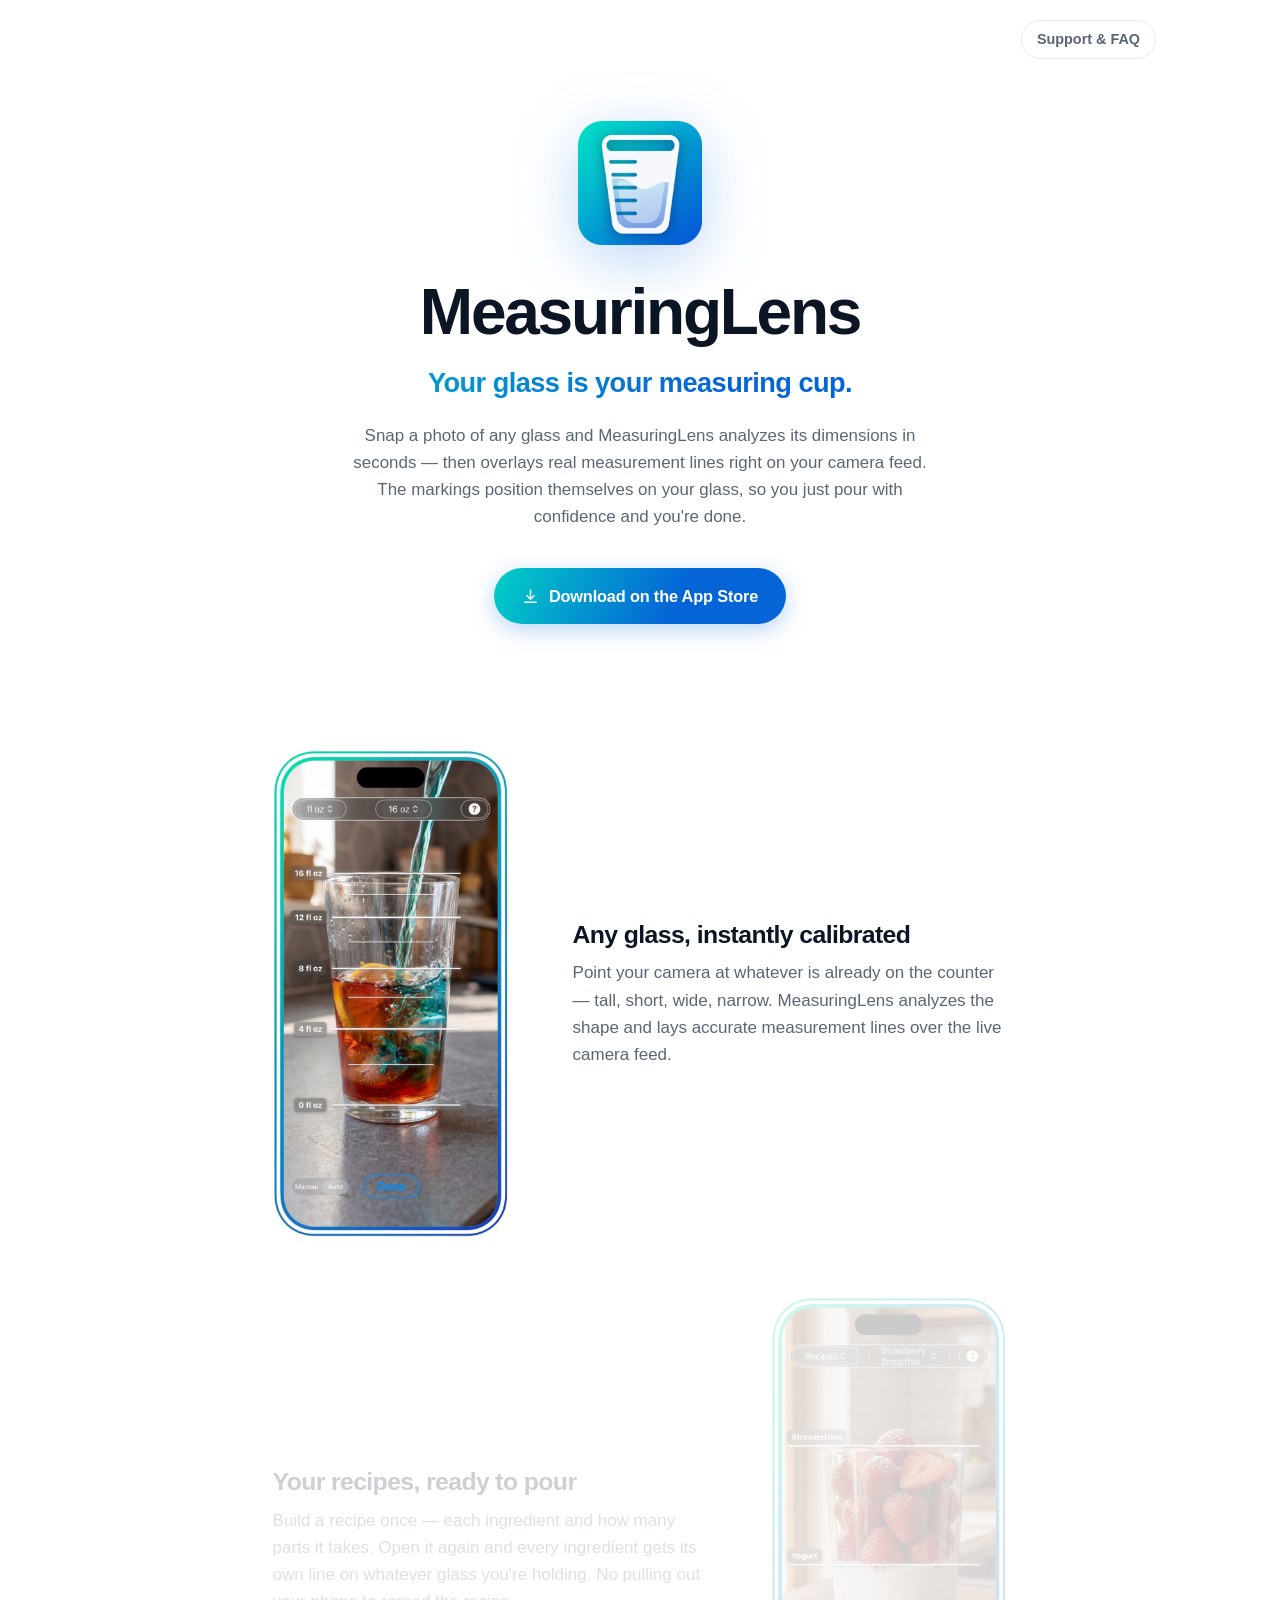
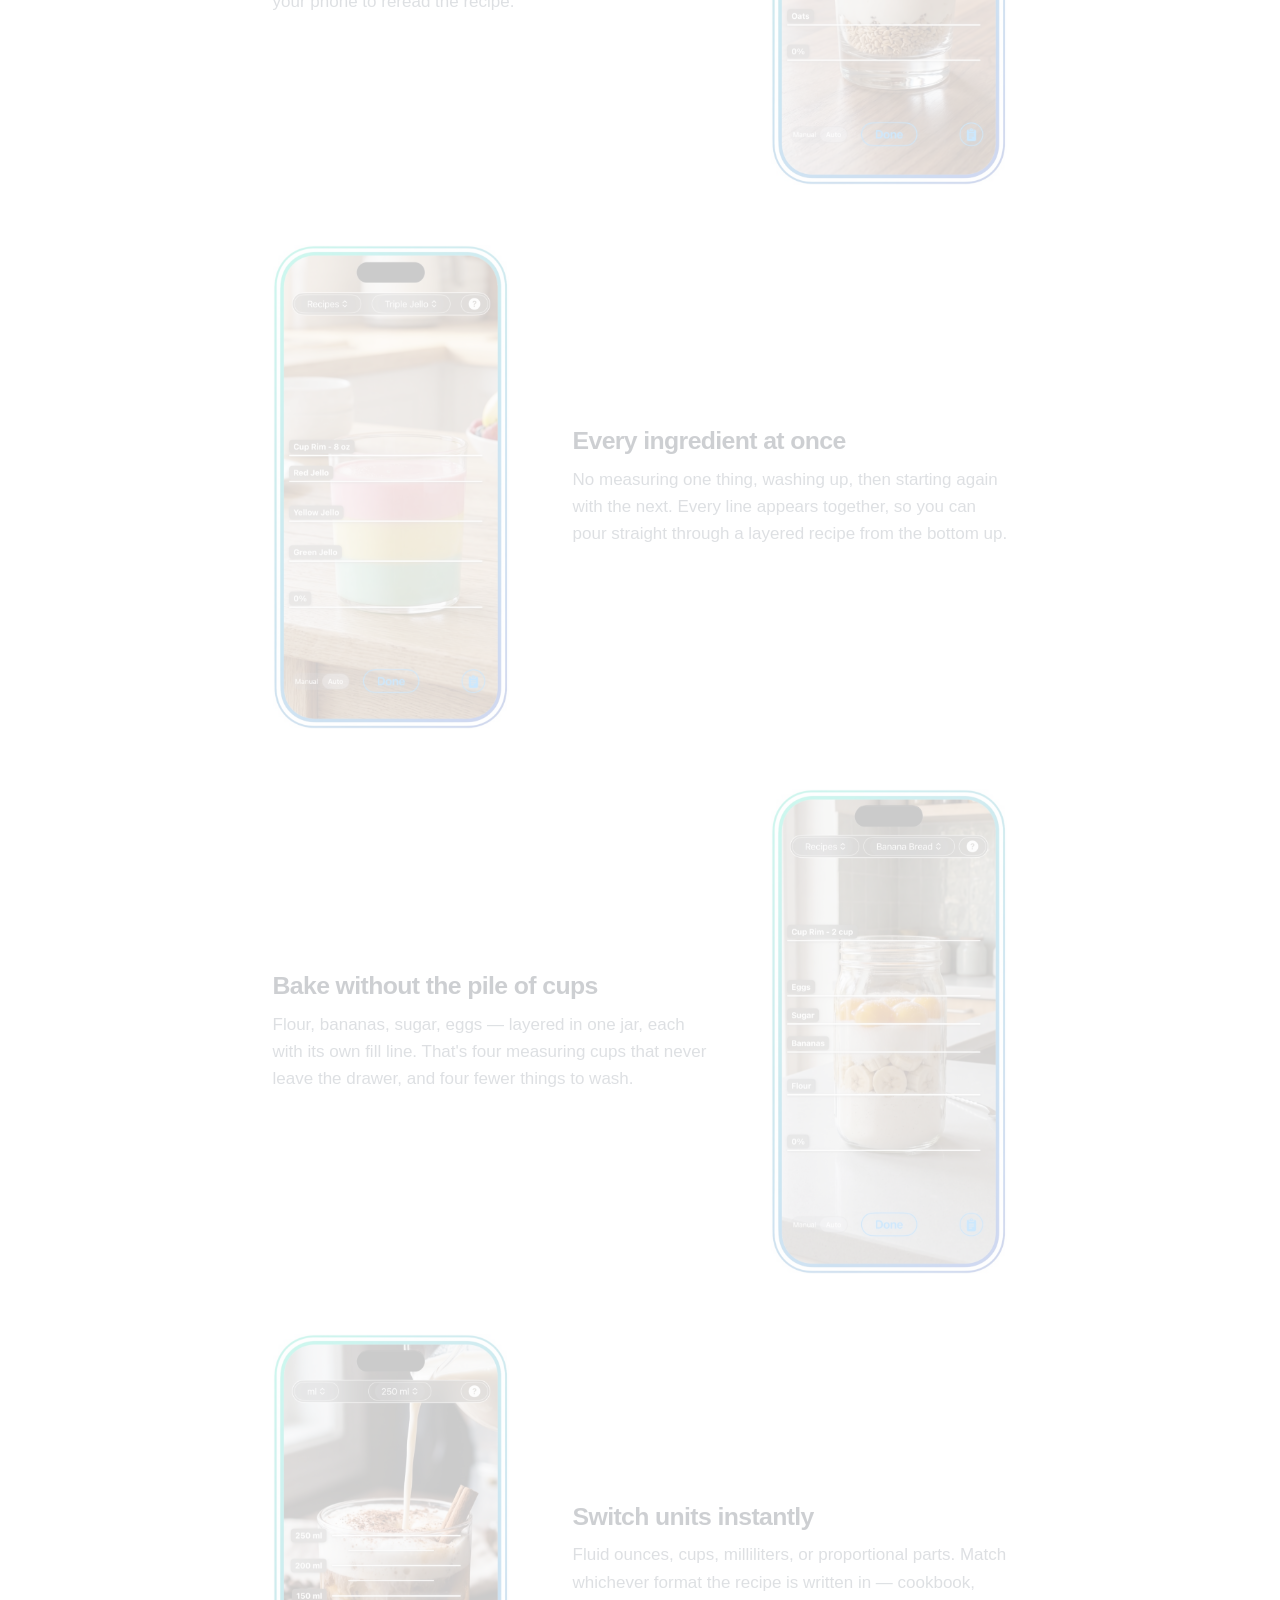
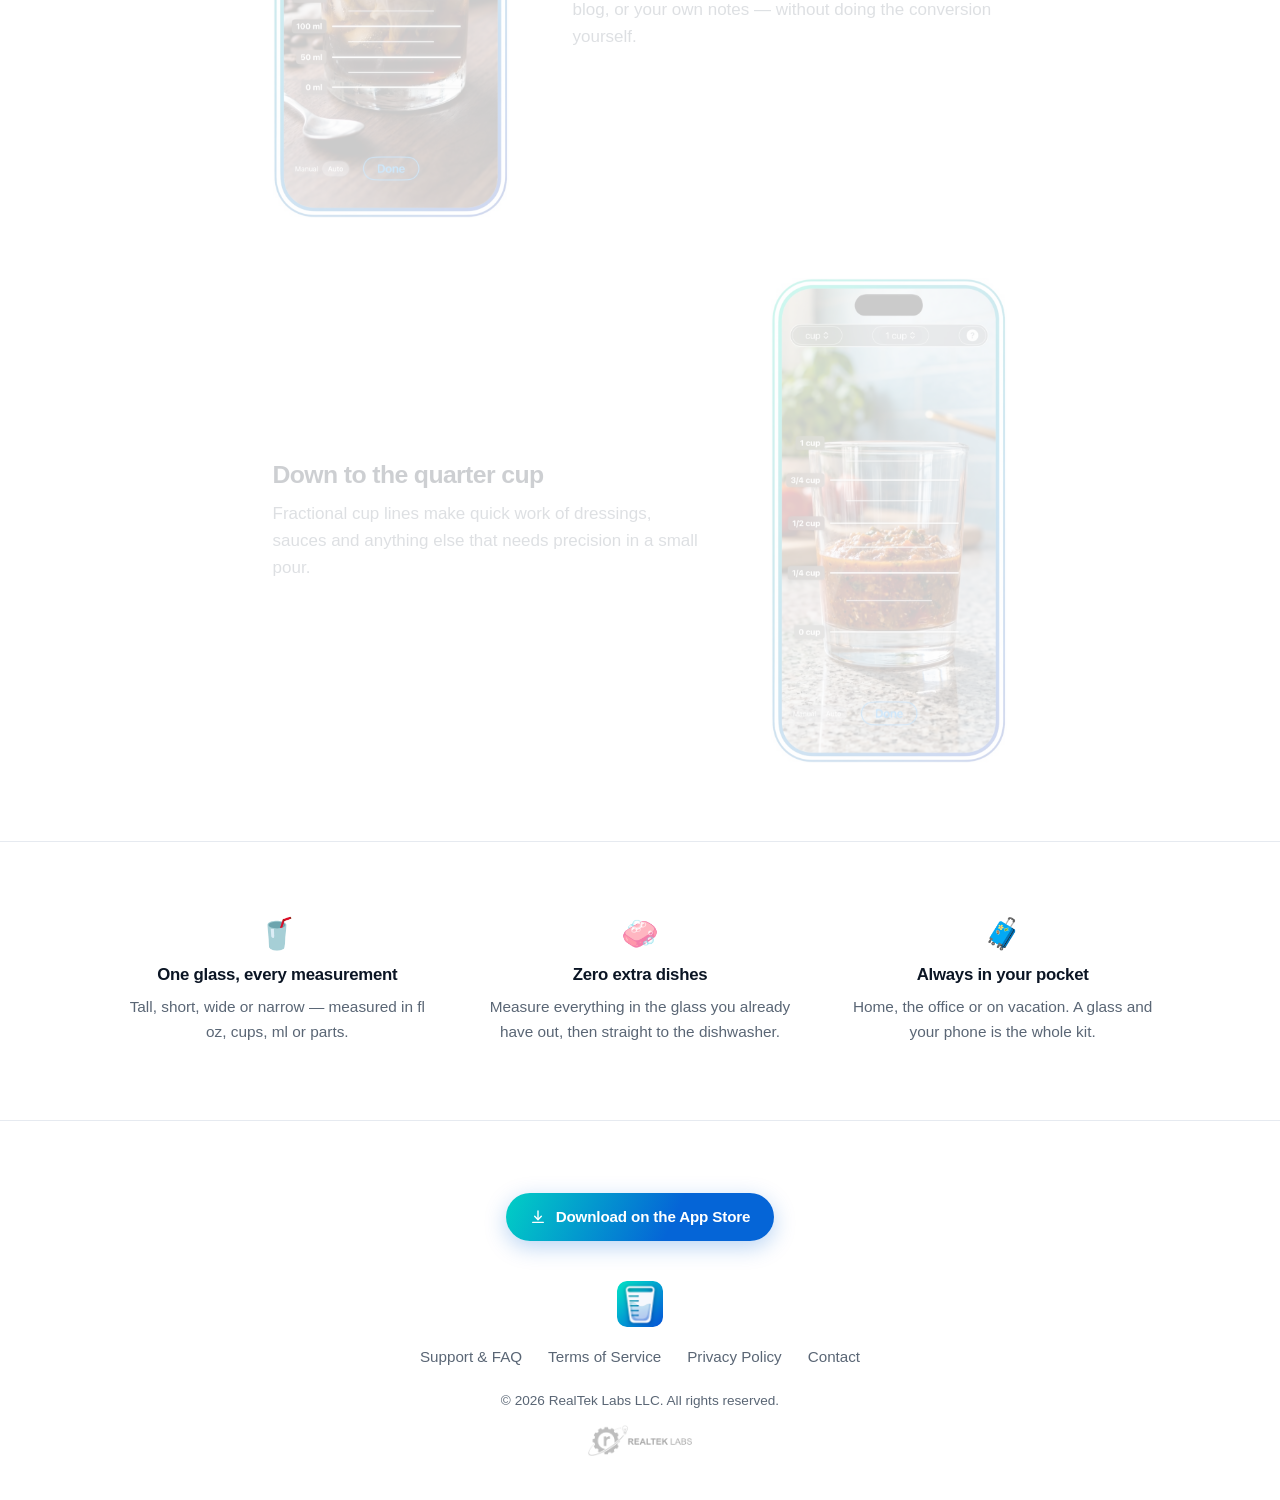
<file: index.html>
<!DOCTYPE html>
<html lang="en">
<head>
<meta charset="utf-8">
<meta name="viewport" content="width=device-width, initial-scale=1">
<title>MeasuringLens — Your glass is your measuring cup</title>
<meta name="description" content="Turn any drinking glass into a precision measuring tool. MeasuringLens reads the shape of your glass and overlays real measurement lines — plus a line for every ingredient in your saved recipes.">
<link rel="icon" href="assets/icon.png">
<link rel="apple-touch-icon" href="assets/icon.png">
<meta property="og:title" content="MeasuringLens — Your glass is your measuring cup">
<meta property="og:description" content="Turn any drinking glass into a precision measuring tool. No extra equipment needed.">
<meta property="og:image" content="assets/icon.png">
<meta property="og:type" content="website">
<link rel="stylesheet" href="styles.css">
</head>
<body>

<!-- ========================================================== TOP NAV -->
<nav class="topbar" aria-label="Site">
  <div class="wrap">
    <a href="support.html">Support &amp; FAQ</a>
  </div>
</nav>

<!-- ============================================================ HERO -->
<header class="hero">
  <div class="wrap">
    <img class="hero-icon" data-hero-icon src="assets/icon.png" width="384" height="384"
         alt="MeasuringLens app icon" fetchpriority="high">

    <h1>MeasuringLens</h1>
    <p class="tagline">Your glass is your measuring cup.</p>
    <p class="hero-intro">
      Snap a photo of any glass and MeasuringLens analyzes its dimensions in seconds — then
      overlays real measurement lines right on your camera feed. The markings position
      themselves on your glass, so you just pour with confidence and you're done.
    </p>

    <!-- Links to the live App Store page. The matching footer button uses the
         same URL. Consider swapping in Apple's official "Download on the App
         Store" badge artwork. -->
    <a class="badge" href="https://apps.apple.com/us/app/measuringlens/id6748652156">
      <svg width="17" height="17" viewBox="0 0 24 24" fill="none" stroke="currentColor"
           stroke-width="2.1" stroke-linecap="round" stroke-linejoin="round" aria-hidden="true">
        <path d="M12 3v12"></path>
        <path d="m7 11 5 5 5-5"></path>
        <path d="M4 20h16"></path>
      </svg>
      Download on the App Store
    </a>
  </div>
</header>

<main>

  <!-- ================================================ FEATURE SHOWCASE -->
  <section class="showcase" aria-label="Features">
    <div class="wrap">

      <article class="feature reveal">
        <div class="shot">
          <img src="assets/screenshot-1.jpg" width="680" height="1404" loading="lazy" decoding="async"
               alt="A pint glass on a counter with 0 to 16 fl oz measurement lines drawn across it.">
        </div>
        <div class="copy">
          <h3>Any glass, instantly calibrated</h3>
          <p>
            Point your camera at whatever is already on the counter — tall, short, wide,
            narrow. MeasuringLens analyzes the shape and lays accurate measurement lines
            over the live camera feed.
          </p>
        </div>
      </article>

      <article class="feature alt reveal">
        <div class="shot">
          <img src="assets/screenshot-2.jpg" width="680" height="1404" loading="lazy" decoding="async"
               alt="A saved Strawberry Smoothie recipe showing separate fill lines for oats, yogurt and strawberries.">
        </div>
        <div class="copy">
          <h3>Your recipes, ready to pour</h3>
          <p>
            Build a recipe once — each ingredient and how many parts it takes. Open it again
            and every ingredient gets its own line on whatever glass you're holding. No
            pulling out your phone to reread the recipe.
          </p>
        </div>
      </article>

      <article class="feature reveal">
        <div class="shot">
          <img src="assets/screenshot-3.jpg" width="680" height="1396" loading="lazy" decoding="async"
               alt="A Triple Jello recipe with green, yellow and red layer lines marked on a glass.">
        </div>
        <div class="copy">
          <h3>Every ingredient at once</h3>
          <p>
            No measuring one thing, washing up, then starting again with the next. Every line
            appears together, so you can pour straight through a layered recipe from the
            bottom up.
          </p>
        </div>
      </article>

      <article class="feature alt reveal">
        <div class="shot">
          <img src="assets/screenshot-4.jpg" width="680" height="1396" loading="lazy" decoding="async"
               alt="A Banana Bread recipe in a mason jar with fill lines for flour, bananas, sugar and eggs.">
        </div>
        <div class="copy">
          <h3>Bake without the pile of cups</h3>
          <p>
            Flour, bananas, sugar, eggs — layered in one jar, each with its own fill line.
            That's four measuring cups that never leave the drawer, and four fewer things
            to wash.
          </p>
        </div>
      </article>

      <article class="feature reveal">
        <div class="shot">
          <img src="assets/screenshot-5.jpg" width="680" height="1396" loading="lazy" decoding="async"
               alt="An iced latte being poured into a tumbler marked with 0 to 250 ml lines.">
        </div>
        <div class="copy">
          <h3>Switch units instantly</h3>
          <p>
            Fluid ounces, cups, milliliters, or proportional parts. Match whichever format
            the recipe is written in — cookbook, blog, or your own notes — without doing the
            conversion yourself.
          </p>
        </div>
      </article>

      <article class="feature alt reveal">
        <div class="shot">
          <img src="assets/screenshot-6.jpg" width="680" height="1396" loading="lazy" decoding="async"
               alt="A tumbler of salsa marked with quarter, half, three-quarter and one cup lines.">
        </div>
        <div class="copy">
          <h3>Down to the quarter cup</h3>
          <p>
            Fractional cup lines make quick work of dressings, sauces and anything else that
            needs precision in a small pour.
          </p>
        </div>
      </article>

    </div>
  </section>

  <!-- ==================================================== VALUE PROPS -->
  <section class="values" aria-label="Why MeasuringLens">
    <div class="wrap">
      <div class="values-grid">

        <div class="value">
          <span class="glyph" aria-hidden="true">🥤</span>
          <h3>One glass, every measurement</h3>
          <p>Tall, short, wide or narrow — measured in fl oz, cups, ml or parts.</p>
        </div>

        <div class="value">
          <span class="glyph" aria-hidden="true">🧼</span>
          <h3>Zero extra dishes</h3>
          <p>Measure everything in the glass you already have out, then straight to the dishwasher.</p>
        </div>

        <div class="value">
          <span class="glyph" aria-hidden="true">🧳</span>
          <h3>Always in your pocket</h3>
          <p>Home, the office or on vacation. A glass and your phone is the whole kit.</p>
        </div>

      </div>
    </div>
  </section>

</main>

<!-- ========================================================== FOOTER -->
<footer class="site-footer">
  <div class="wrap">

    <!-- App Store link — same URL as the hero button. -->
    <a class="badge badge--sm" href="https://apps.apple.com/us/app/measuringlens/id6748652156">
      <svg width="16" height="16" viewBox="0 0 24 24" fill="none" stroke="currentColor"
           stroke-width="2.1" stroke-linecap="round" stroke-linejoin="round" aria-hidden="true">
        <path d="M12 3v12"></path>
        <path d="m7 11 5 5 5-5"></path>
        <path d="M4 20h16"></path>
      </svg>
      Download on the App Store
    </a>

    <img class="footer-icon" src="assets/icon.png" width="384" height="384" loading="lazy"
         alt="MeasuringLens app icon">

    <ul class="footer-links">
      <li><a href="support.html">Support &amp; FAQ</a></li>
      <li><a href="https://www.apple.com/legal/internet-services/itunes/dev/stdeula/">Terms of Service</a></li>
      <li><a href="privacy.html">Privacy Policy</a></li>
      <li><a href="mailto:support@realteklabs.com">Contact</a></li>
    </ul>

    <p class="copyright">© 2026 RealTek Labs LLC. All rights reserved.</p>

    <img class="dev-mark" src="assets/logo.png" width="480" height="143" loading="lazy"
         alt="RealTek Labs">

  </div>
</footer>

<script src="app.js"></script>
</body>
</html>
</file>
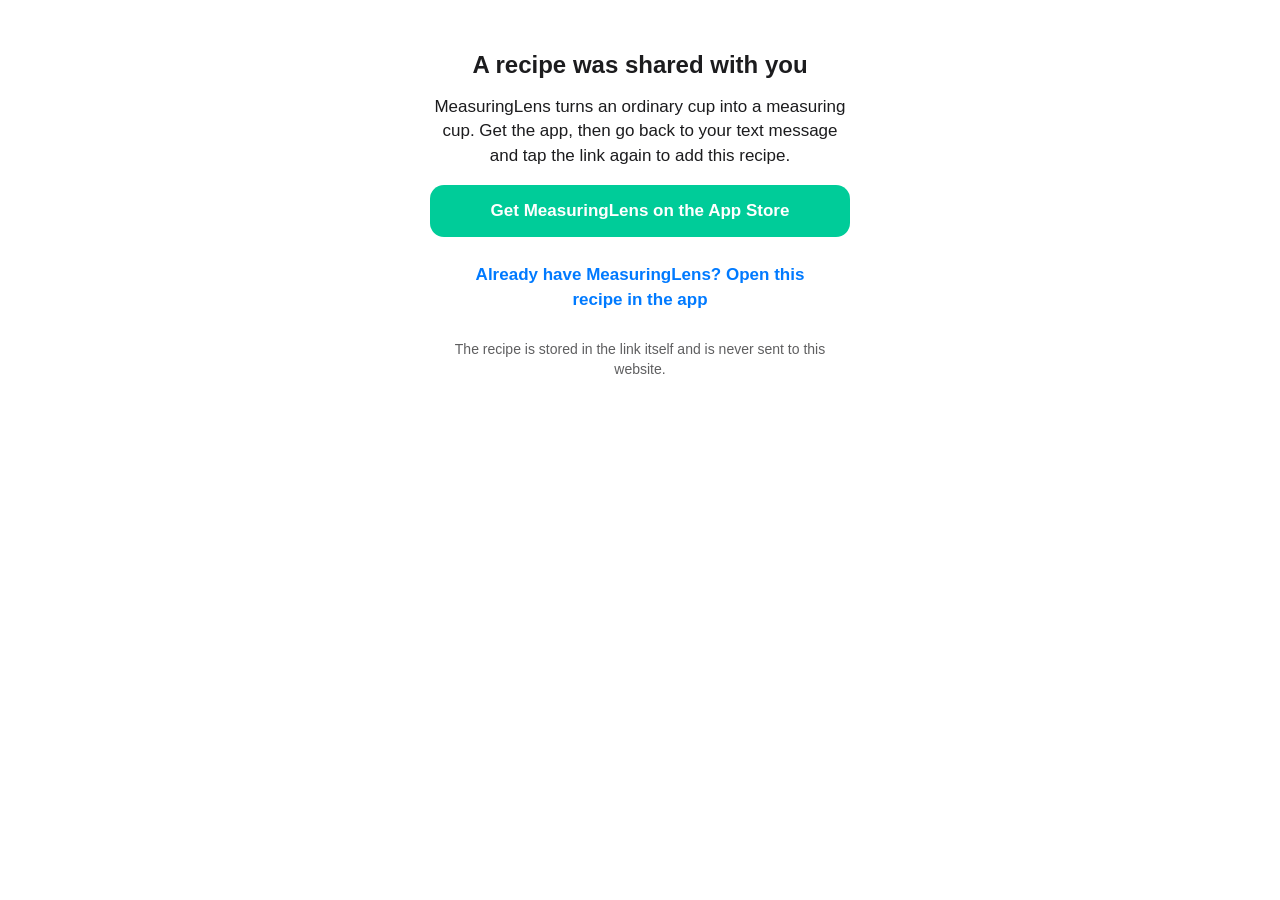
<file: recipe/index.html>
<!DOCTYPE html>
<html lang="en">
<head>
<meta charset="utf-8">
<meta name="viewport" content="width=device-width, initial-scale=1">
<title>A MeasuringLens recipe was shared with you</title>
<meta name="description" content="Open this link on an iPhone with MeasuringLens to add the recipe to your saved recipes.">
<meta property="og:title" content="A MeasuringLens recipe was shared with you">
<meta property="og:description" content="Tap to add this recipe to MeasuringLens.">
<meta property="og:type" content="website">
<meta name="apple-itunes-app" content="app-id=6748652156">
<meta name="robots" content="noindex">
<style>
  :root { color-scheme: light dark; }
  body {
    margin: 0; padding: 48px 24px;
    font: 17px/1.45 -apple-system, BlinkMacSystemFont, "Helvetica Neue", Arial, sans-serif;
    text-align: center; background: #fff; color: #1c1c1e;
  }
  @media (prefers-color-scheme: dark) { body { background: #000; color: #f2f2f7; } }
  main { max-width: 420px; margin: 0 auto; }
  h1 { font-size: 24px; margin: 0 0 12px; }
  p { margin: 0 0 16px; }
  .recipe { font-weight: 600; }
  .button {
    display: block; margin: 12px 0; padding: 14px 20px; border-radius: 14px;
    font-weight: 600; text-decoration: none;
  }
  .primary { background: #00cc99; color: #fff; }
  .secondary { color: #007aff; }
  .note { font-size: 14px; opacity: 0.7; }
</style>
</head>
<body>
<main>
  <h1>A recipe was shared with you</h1>
  <p id="recipe-line" class="recipe" hidden></p>
  <p>MeasuringLens turns an ordinary cup into a measuring cup. Get the app, then
     go back to your text message and tap the link again to add this recipe.</p>
  <a class="button primary" id="store-link" href="https://apps.apple.com/app/id6748652156">Get MeasuringLens on the App Store</a>
  <a class="button secondary" id="open-link" href="#" hidden>Already have MeasuringLens? Open this recipe in the app</a>
  <p class="note">The recipe is stored in the link itself and is never sent to this website.</p>
</main>
<script>
(function () {
  var storeURL = "https://apps.apple.com/app/id6748652156";

  // The recipe is the part of the link after "#" (or "?d=").
  var data = window.location.hash.replace(/^#/, "");
  if (!data) {
    var match = window.location.search.match(/[?&]d=([^&]+)/);
    if (match) { data = match[1]; }
  }

  if (data) {
    // Fallback for when iOS opened this page in Safari even though the app is
    // installed: hand the same recipe to the app directly.
    var openLink = document.getElementById("open-link");
    openLink.href = "measuringlens://recipe#" + data;
    openLink.hidden = false;

    // Show the recipe's name. Shown as plain text only (textContent).
    try {
      var base64 = data.replace(/-/g, "+").replace(/_/g, "/");
      while (base64.length % 4) { base64 += "="; }
      var bytes = Uint8Array.from(atob(base64), function (c) { return c.charCodeAt(0); });
      var name = JSON.parse(new TextDecoder().decode(bytes)).n;
      if (typeof name === "string" && name) {
        var line = document.getElementById("recipe-line");
        line.textContent = "“" + name.slice(0, 20) + "”";
        line.hidden = false;
      }
    } catch (e) { /* unreadable link: just leave the name off */ }
  }

  // Someone without the app: send them straight to its App Store page. Only
  // on iPhone/iPad, and only once per visit, so that coming back to this tab
  // (or pressing Back) shows the page above instead of bouncing again.
  var isAppleMobile = /iPhone|iPad|iPod/.test(navigator.userAgent) ||
      (navigator.platform === "MacIntel" && navigator.maxTouchPoints > 1);
  var alreadyRedirected = false;
  try { alreadyRedirected = sessionStorage.getItem("ml-store-redirect") === "1"; } catch (e) {}
  if (isAppleMobile && !alreadyRedirected) {
    try { sessionStorage.setItem("ml-store-redirect", "1"); } catch (e) {}
    window.location.href = storeURL;
  }
})();
</script>
</body>
</html>
</file>
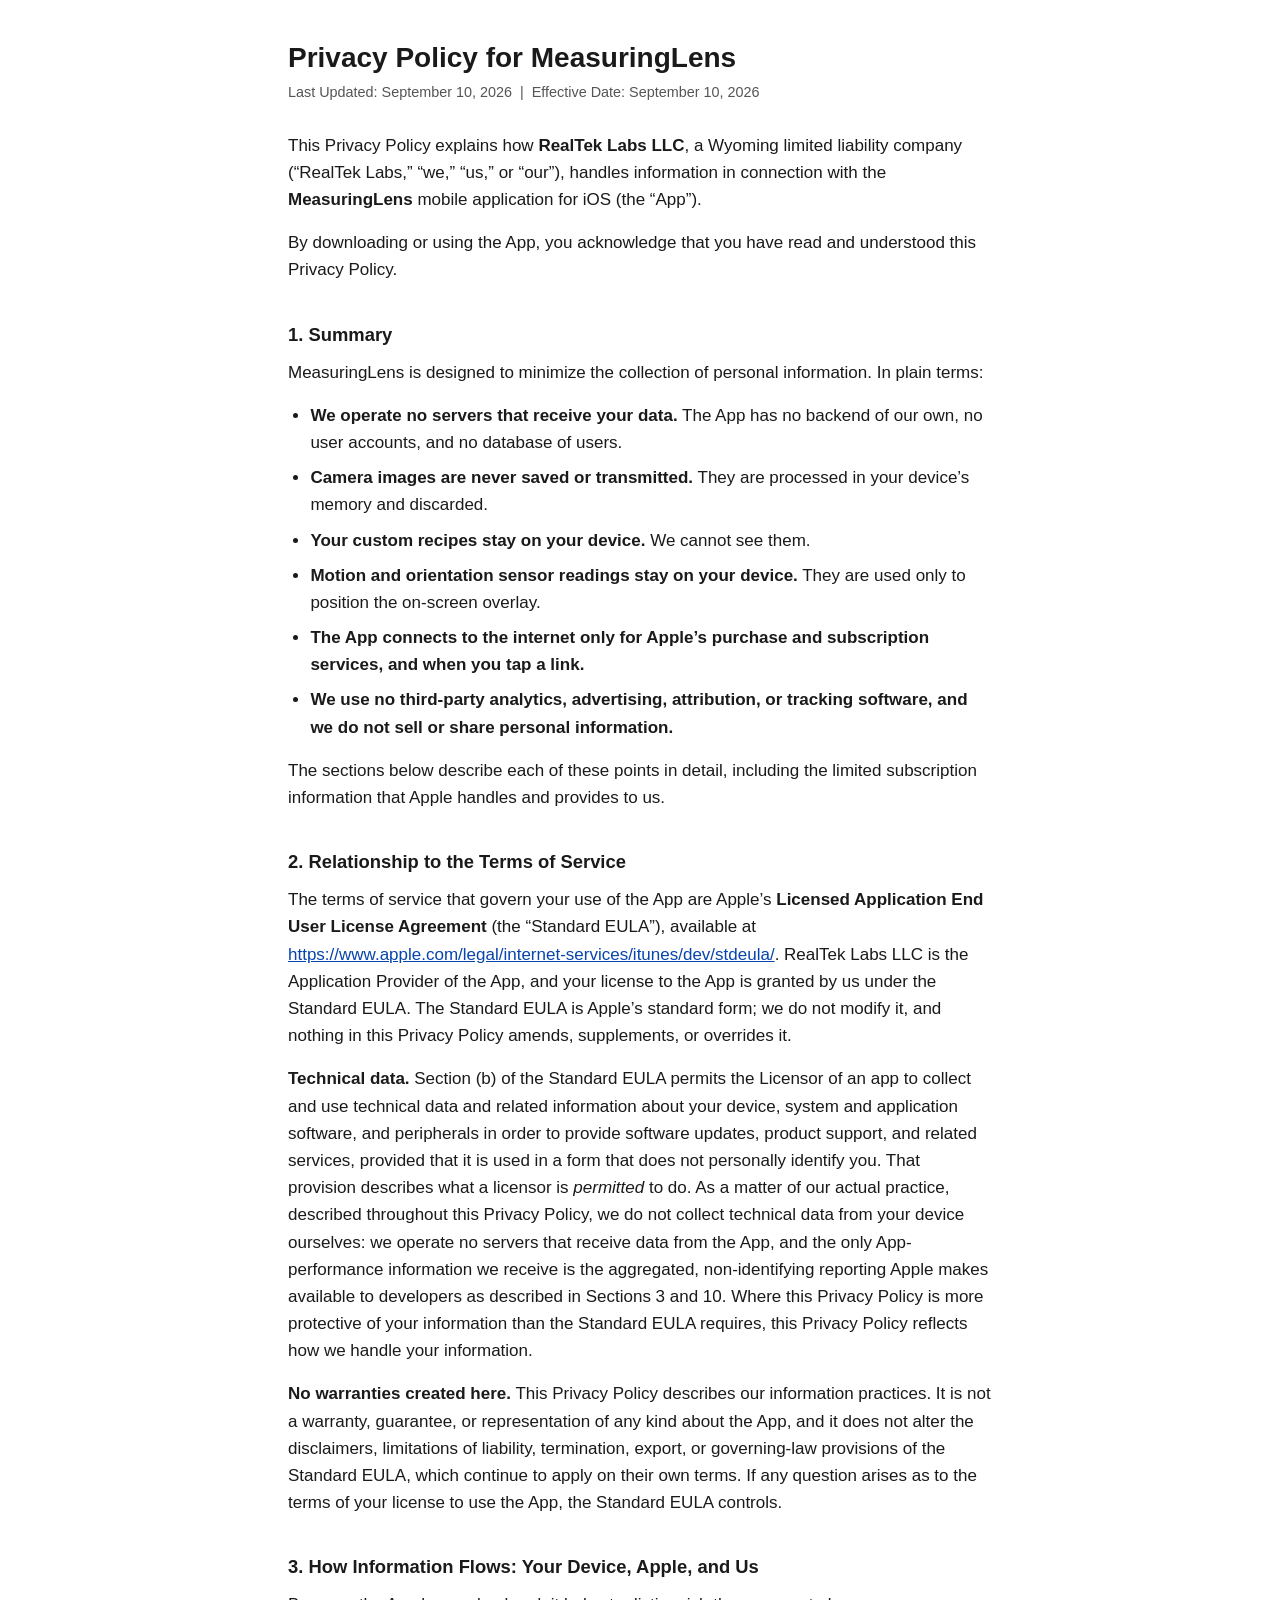
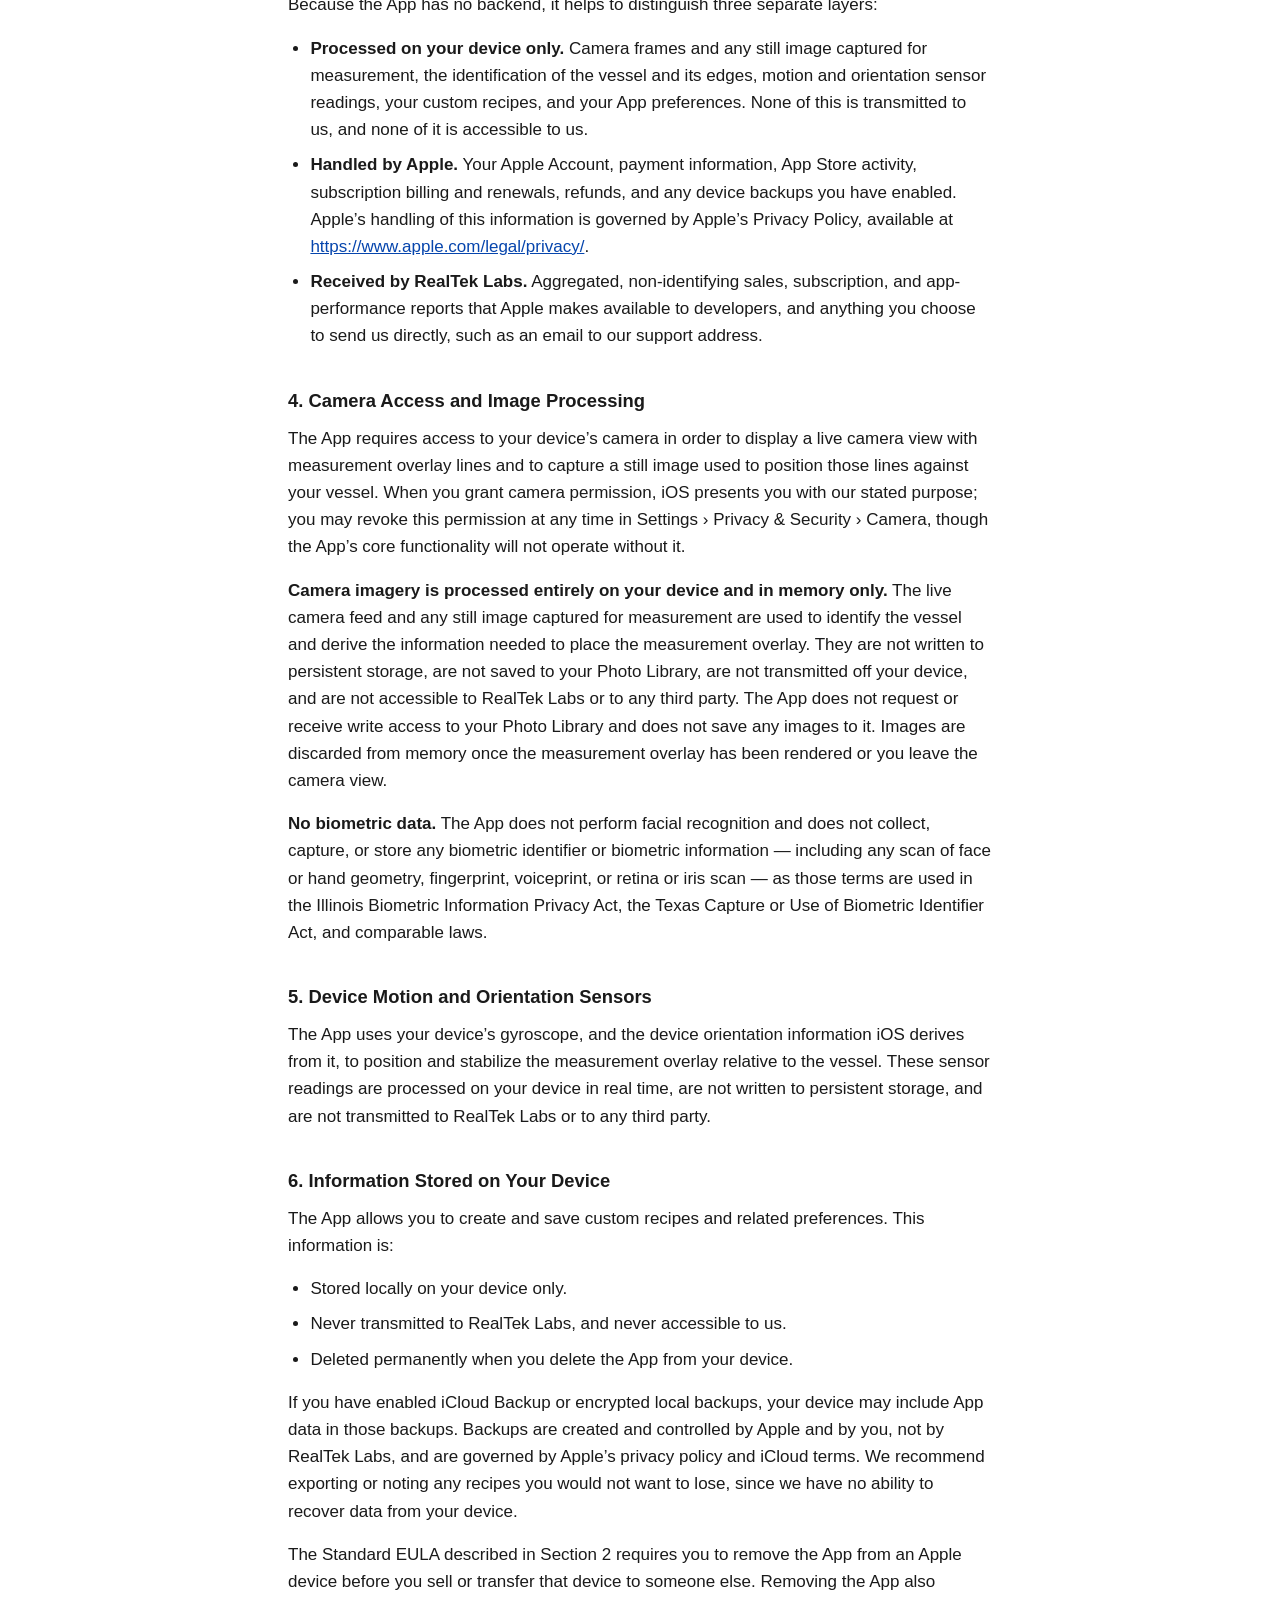
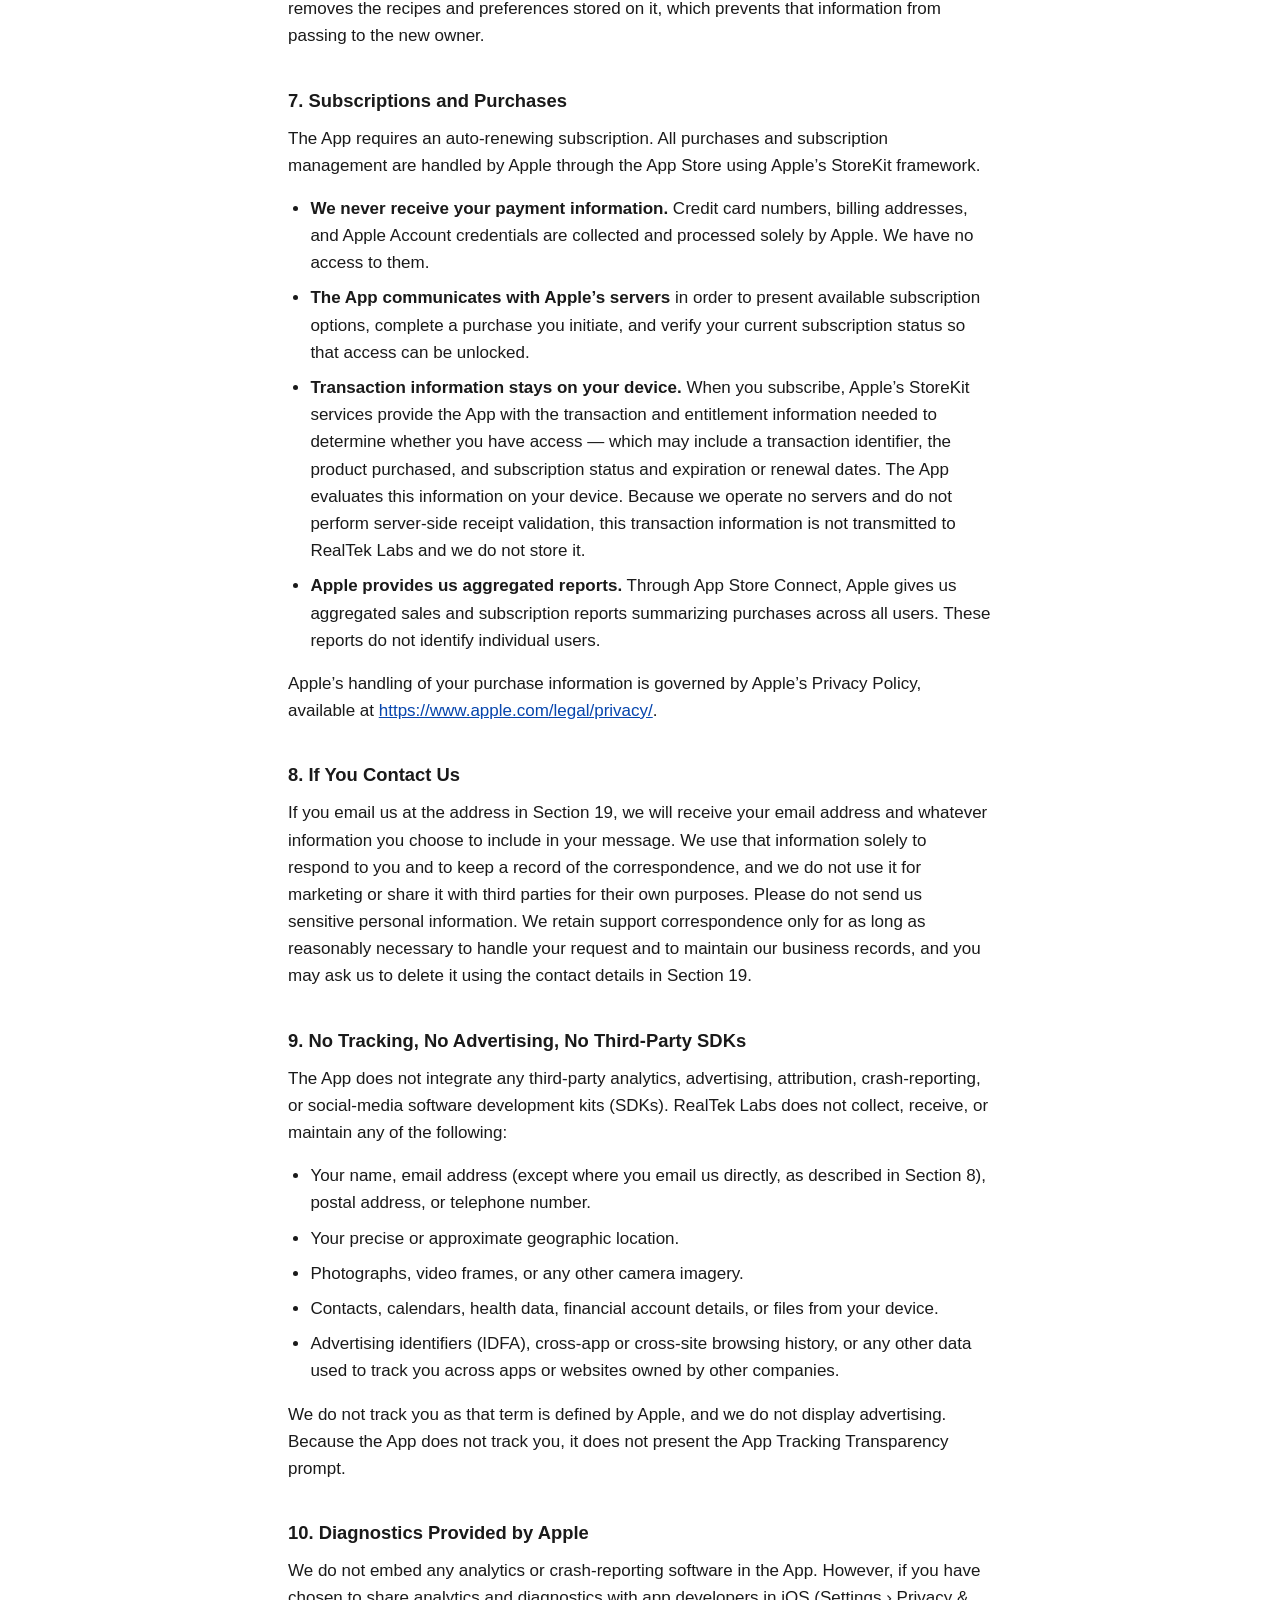
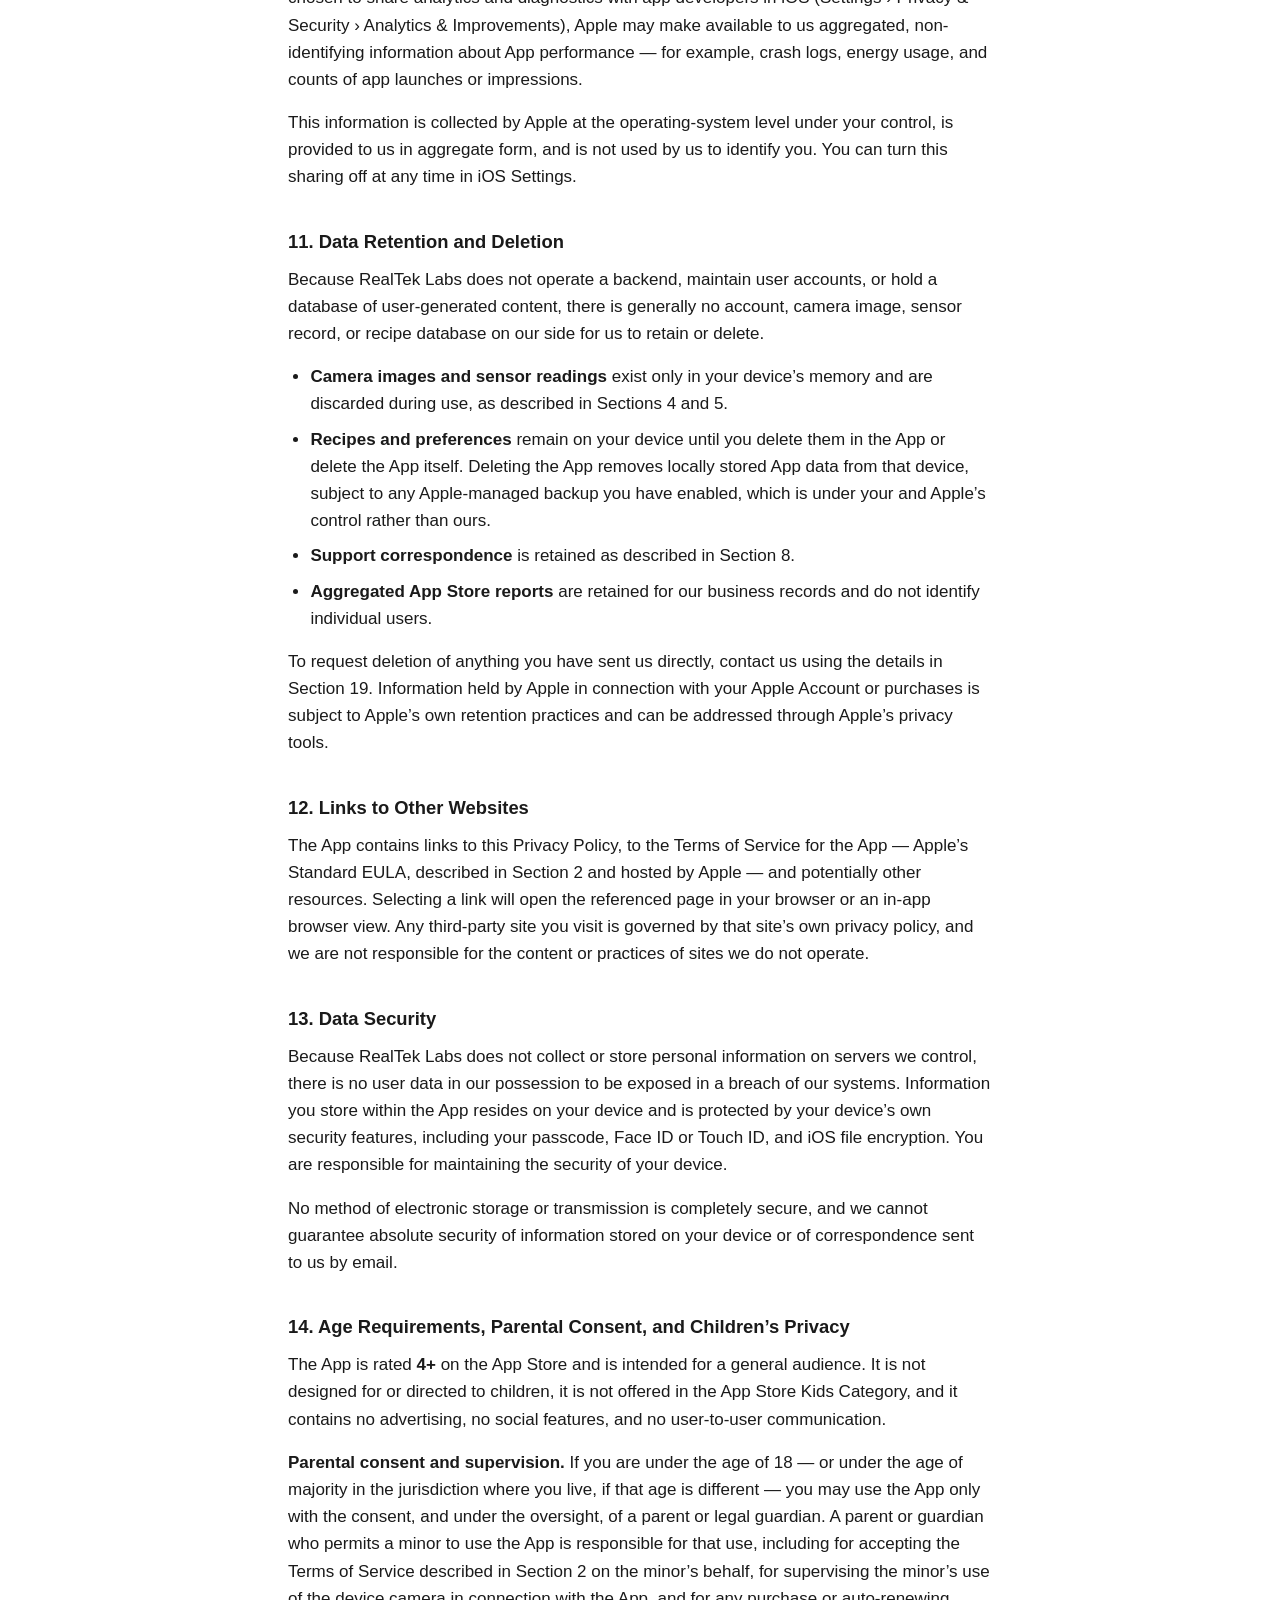
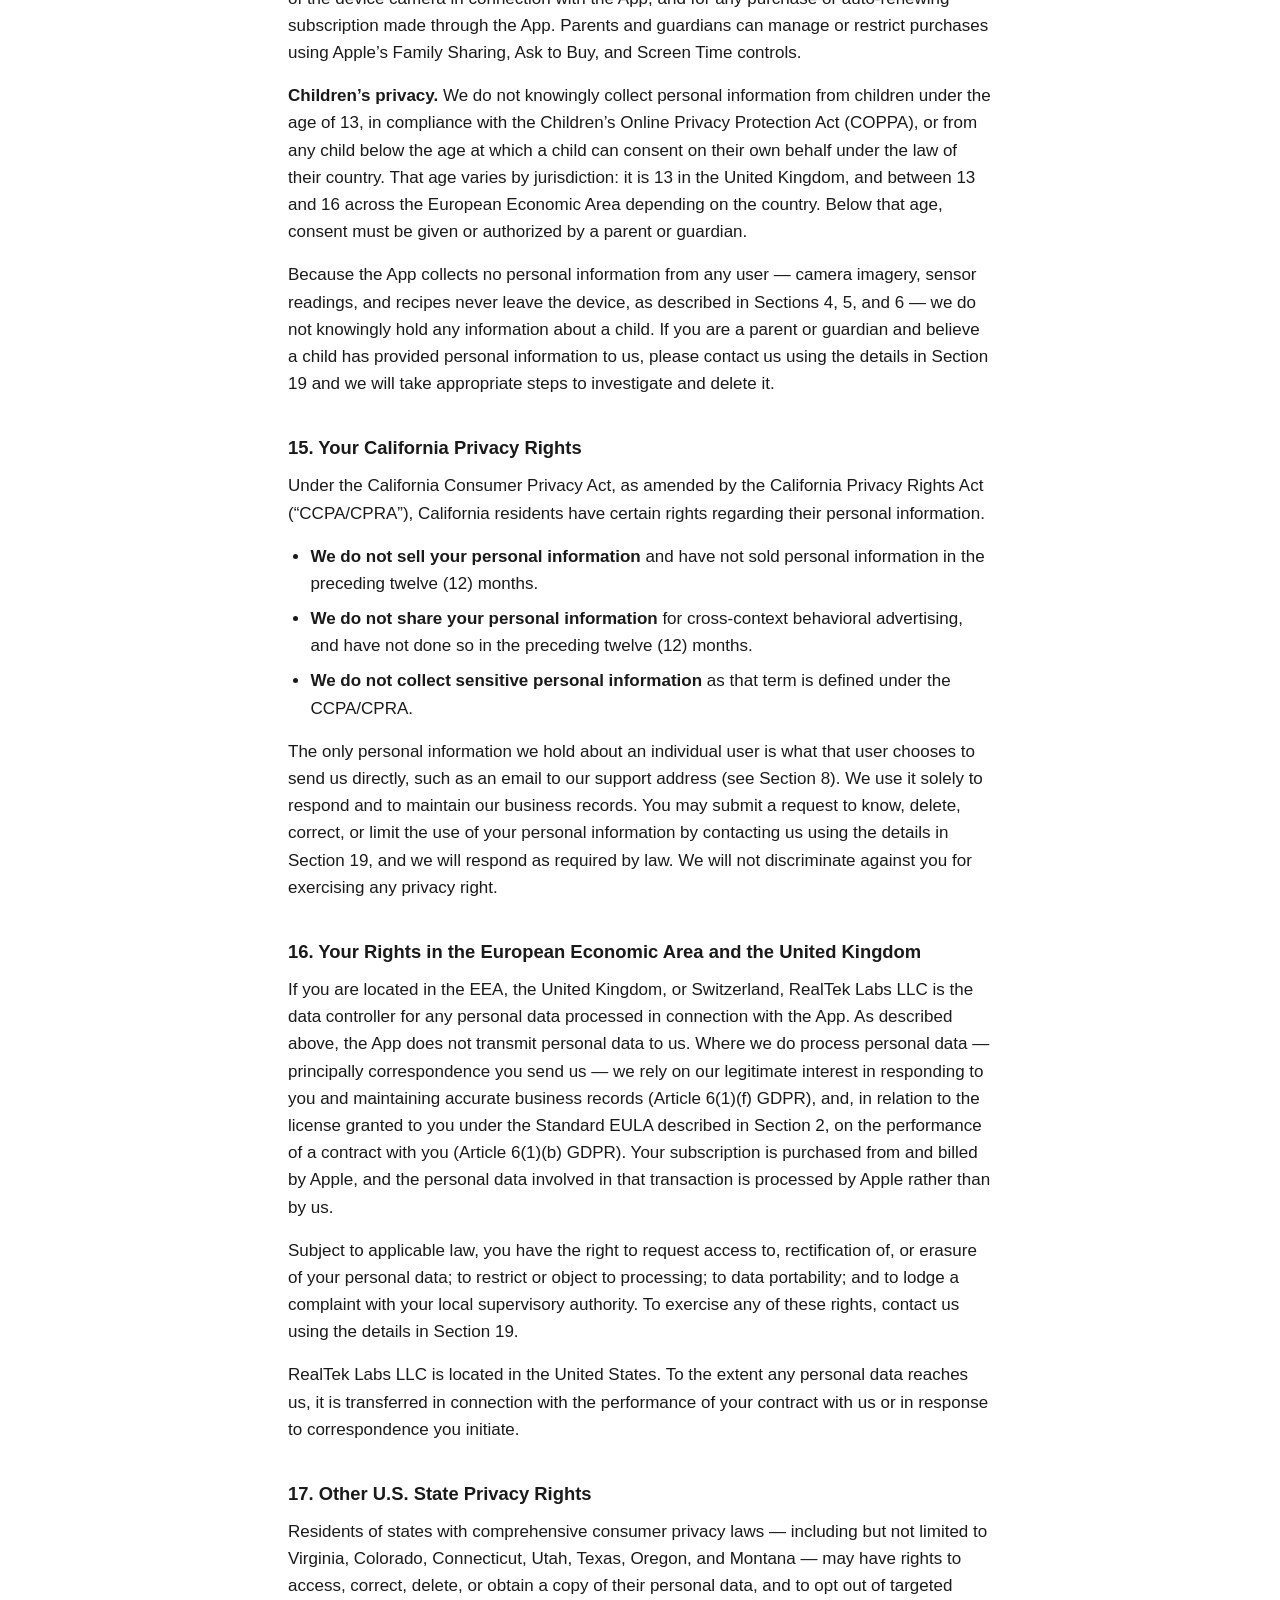
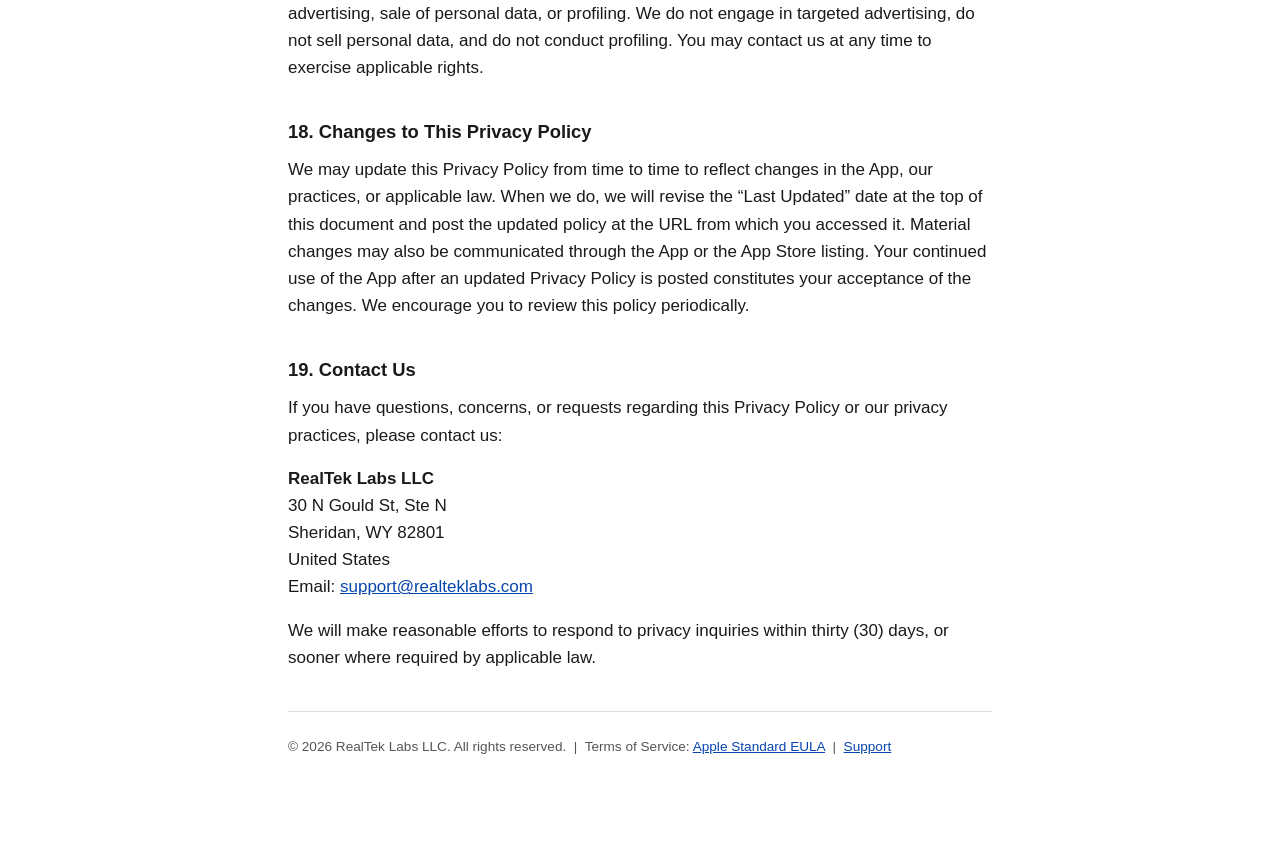
<file: privacy.html>
<!DOCTYPE html>
<html lang="en">
<head>
<meta charset="utf-8">
<meta name="viewport" content="width=device-width, initial-scale=1">
<title>Privacy Policy &mdash; MeasuringLens | RealTek Labs LLC</title>
<meta name="description" content="Privacy Policy for the MeasuringLens iOS application by RealTek Labs LLC.">
<style>
  :root { color-scheme: light dark; }
  html { -webkit-text-size-adjust: 100%; }
  body {
    font-family: -apple-system, BlinkMacSystemFont, "Segoe UI", Roboto, Helvetica, Arial, sans-serif;
    font-size: 17px;
    line-height: 1.6;
    color: #1a1a1a;
    background: #ffffff;
    max-width: 44rem;
    margin: 0 auto;
    padding: 2.5rem 1.25rem 5rem;
  }
  h1 { font-size: 1.75rem; line-height: 1.25; margin: 0 0 .35rem; }
  h2 { font-size: 1.15rem; margin: 2.25rem 0 .6rem; }
  p, ul { margin: 0 0 1rem; }
  ul { padding-left: 1.4rem; }
  li { margin-bottom: .5rem; }
  .updated { color: #555; font-size: .9rem; margin: 0 0 1.75rem; }
  address { font-style: normal; margin: 0 0 1rem; }
  a { color: #0645ad; }
  hr { border: 0; border-top: 1px solid #ddd; margin: 2.5rem 0 1.5rem; }
  footer { color: #555; font-size: .85rem; }
  @media (prefers-color-scheme: dark) {
    body { color: #e8e8e8; background: #121212; }
    .updated, footer { color: #a0a0a0; }
    a { color: #7ab3ff; }
    hr { border-top-color: #333; }
  }
</style>
</head>
<body>

<h1>Privacy Policy for MeasuringLens</h1>
<p class="updated">Last Updated: September 10, 2026 &nbsp;|&nbsp; Effective Date: September 10, 2026</p>

<p>This Privacy Policy explains how <strong>RealTek Labs LLC</strong>, a Wyoming limited liability company (&ldquo;RealTek Labs,&rdquo; &ldquo;we,&rdquo; &ldquo;us,&rdquo; or &ldquo;our&rdquo;), handles information in connection with the <strong>MeasuringLens</strong> mobile application for iOS (the &ldquo;App&rdquo;).</p>

<p>By downloading or using the App, you acknowledge that you have read and understood this Privacy Policy.</p>

<h2>1. Summary</h2>
<p>MeasuringLens is designed to minimize the collection of personal information. In plain terms:</p>
<ul>
  <li><strong>We operate no servers that receive your data.</strong> The App has no backend of our own, no user accounts, and no database of users.</li>
  <li><strong>Camera images are never saved or transmitted.</strong> They are processed in your device&rsquo;s memory and discarded.</li>
  <li><strong>Your custom recipes stay on your device.</strong> We cannot see them.</li>
  <li><strong>Motion and orientation sensor readings stay on your device.</strong> They are used only to position the on-screen overlay.</li>
  <li><strong>The App connects to the internet only for Apple&rsquo;s purchase and subscription services, and when you tap a link.</strong></li>
  <li><strong>We use no third-party analytics, advertising, attribution, or tracking software, and we do not sell or share personal information.</strong></li>
</ul>
<p>The sections below describe each of these points in detail, including the limited subscription information that Apple handles and provides to us.</p>

<h2>2. Relationship to the Terms of Service</h2>
<p>The terms of service that govern your use of the App are Apple&rsquo;s <strong>Licensed Application End User License Agreement</strong> (the &ldquo;Standard EULA&rdquo;), available at <a href="https://www.apple.com/legal/internet-services/itunes/dev/stdeula/">https://www.apple.com/legal/internet-services/itunes/dev/stdeula/</a>. RealTek Labs LLC is the Application Provider of the App, and your license to the App is granted by us under the Standard EULA. The Standard EULA is Apple&rsquo;s standard form; we do not modify it, and nothing in this Privacy Policy amends, supplements, or overrides it.</p>
<p><strong>Technical data.</strong> Section (b) of the Standard EULA permits the Licensor of an app to collect and use technical data and related information about your device, system and application software, and peripherals in order to provide software updates, product support, and related services, provided that it is used in a form that does not personally identify you. That provision describes what a licensor is <em>permitted</em> to do. As a matter of our actual practice, described throughout this Privacy Policy, we do not collect technical data from your device ourselves: we operate no servers that receive data from the App, and the only App-performance information we receive is the aggregated, non-identifying reporting Apple makes available to developers as described in Sections 3 and 10. Where this Privacy Policy is more protective of your information than the Standard EULA requires, this Privacy Policy reflects how we handle your information.</p>
<p><strong>No warranties created here.</strong> This Privacy Policy describes our information practices. It is not a warranty, guarantee, or representation of any kind about the App, and it does not alter the disclaimers, limitations of liability, termination, export, or governing-law provisions of the Standard EULA, which continue to apply on their own terms. If any question arises as to the terms of your license to use the App, the Standard EULA controls.</p>

<h2>3. How Information Flows: Your Device, Apple, and Us</h2>
<p>Because the App has no backend, it helps to distinguish three separate layers:</p>
<ul>
  <li><strong>Processed on your device only.</strong> Camera frames and any still image captured for measurement, the identification of the vessel and its edges, motion and orientation sensor readings, your custom recipes, and your App preferences. None of this is transmitted to us, and none of it is accessible to us.</li>
  <li><strong>Handled by Apple.</strong> Your Apple Account, payment information, App Store activity, subscription billing and renewals, refunds, and any device backups you have enabled. Apple&rsquo;s handling of this information is governed by Apple&rsquo;s Privacy Policy, available at <a href="https://www.apple.com/legal/privacy/">https://www.apple.com/legal/privacy/</a>.</li>
  <li><strong>Received by RealTek Labs.</strong> Aggregated, non-identifying sales, subscription, and app-performance reports that Apple makes available to developers, and anything you choose to send us directly, such as an email to our support address.</li>
</ul>

<h2>4. Camera Access and Image Processing</h2>
<p>The App requires access to your device&rsquo;s camera in order to display a live camera view with measurement overlay lines and to capture a still image used to position those lines against your vessel. When you grant camera permission, iOS presents you with our stated purpose; you may revoke this permission at any time in Settings &rsaquo; Privacy &amp; Security &rsaquo; Camera, though the App&rsquo;s core functionality will not operate without it.</p>
<p><strong>Camera imagery is processed entirely on your device and in memory only.</strong> The live camera feed and any still image captured for measurement are used to identify the vessel and derive the information needed to place the measurement overlay. They are not written to persistent storage, are not saved to your Photo Library, are not transmitted off your device, and are not accessible to RealTek Labs or to any third party. The App does not request or receive write access to your Photo Library and does not save any images to it. Images are discarded from memory once the measurement overlay has been rendered or you leave the camera view.</p>
<p><strong>No biometric data.</strong> The App does not perform facial recognition and does not collect, capture, or store any biometric identifier or biometric information &mdash; including any scan of face or hand geometry, fingerprint, voiceprint, or retina or iris scan &mdash; as those terms are used in the Illinois Biometric Information Privacy Act, the Texas Capture or Use of Biometric Identifier Act, and comparable laws.</p>

<h2>5. Device Motion and Orientation Sensors</h2>
<p>The App uses your device&rsquo;s gyroscope, and the device orientation information iOS derives from it, to position and stabilize the measurement overlay relative to the vessel. These sensor readings are processed on your device in real time, are not written to persistent storage, and are not transmitted to RealTek Labs or to any third party.</p>

<h2>6. Information Stored on Your Device</h2>
<p>The App allows you to create and save custom recipes and related preferences. This information is:</p>
<ul>
  <li>Stored locally on your device only.</li>
  <li>Never transmitted to RealTek Labs, and never accessible to us.</li>
  <li>Deleted permanently when you delete the App from your device.</li>
</ul>
<p>If you have enabled iCloud Backup or encrypted local backups, your device may include App data in those backups. Backups are created and controlled by Apple and by you, not by RealTek Labs, and are governed by Apple&rsquo;s privacy policy and iCloud terms. We recommend exporting or noting any recipes you would not want to lose, since we have no ability to recover data from your device.</p>
<p>The Standard EULA described in Section 2 requires you to remove the App from an Apple device before you sell or transfer that device to someone else. Removing the App also removes the recipes and preferences stored on it, which prevents that information from passing to the new owner.</p>

<h2>7. Subscriptions and Purchases</h2>
<p>The App requires an auto-renewing subscription. All purchases and subscription management are handled by Apple through the App Store using Apple&rsquo;s StoreKit framework.</p>
<ul>
  <li><strong>We never receive your payment information.</strong> Credit card numbers, billing addresses, and Apple Account credentials are collected and processed solely by Apple. We have no access to them.</li>
  <li><strong>The App communicates with Apple&rsquo;s servers</strong> in order to present available subscription options, complete a purchase you initiate, and verify your current subscription status so that access can be unlocked.</li>
  <li><strong>Transaction information stays on your device.</strong> When you subscribe, Apple&rsquo;s StoreKit services provide the App with the transaction and entitlement information needed to determine whether you have access &mdash; which may include a transaction identifier, the product purchased, and subscription status and expiration or renewal dates. The App evaluates this information on your device. Because we operate no servers and do not perform server-side receipt validation, this transaction information is not transmitted to RealTek Labs and we do not store it.</li>
  <li><strong>Apple provides us aggregated reports.</strong> Through App Store Connect, Apple gives us aggregated sales and subscription reports summarizing purchases across all users. These reports do not identify individual users.</li>
</ul>
<p>Apple&rsquo;s handling of your purchase information is governed by Apple&rsquo;s Privacy Policy, available at <a href="https://www.apple.com/legal/privacy/">https://www.apple.com/legal/privacy/</a>.</p>

<h2>8. If You Contact Us</h2>
<p>If you email us at the address in Section 19, we will receive your email address and whatever information you choose to include in your message. We use that information solely to respond to you and to keep a record of the correspondence, and we do not use it for marketing or share it with third parties for their own purposes. Please do not send us sensitive personal information. We retain support correspondence only for as long as reasonably necessary to handle your request and to maintain our business records, and you may ask us to delete it using the contact details in Section 19.</p>

<h2>9. No Tracking, No Advertising, No Third-Party SDKs</h2>
<p>The App does not integrate any third-party analytics, advertising, attribution, crash-reporting, or social-media software development kits (SDKs). RealTek Labs does not collect, receive, or maintain any of the following:</p>
<ul>
  <li>Your name, email address (except where you email us directly, as described in Section 8), postal address, or telephone number.</li>
  <li>Your precise or approximate geographic location.</li>
  <li>Photographs, video frames, or any other camera imagery.</li>
  <li>Contacts, calendars, health data, financial account details, or files from your device.</li>
  <li>Advertising identifiers (IDFA), cross-app or cross-site browsing history, or any other data used to track you across apps or websites owned by other companies.</li>
</ul>
<p>We do not track you as that term is defined by Apple, and we do not display advertising. Because the App does not track you, it does not present the App Tracking Transparency prompt.</p>

<h2>10. Diagnostics Provided by Apple</h2>
<p>We do not embed any analytics or crash-reporting software in the App. However, if you have chosen to share analytics and diagnostics with app developers in iOS (Settings &rsaquo; Privacy &amp; Security &rsaquo; Analytics &amp; Improvements), Apple may make available to us aggregated, non-identifying information about App performance &mdash; for example, crash logs, energy usage, and counts of app launches or impressions.</p>
<p>This information is collected by Apple at the operating-system level under your control, is provided to us in aggregate form, and is not used by us to identify you. You can turn this sharing off at any time in iOS Settings.</p>

<h2>11. Data Retention and Deletion</h2>
<p>Because RealTek Labs does not operate a backend, maintain user accounts, or hold a database of user-generated content, there is generally no account, camera image, sensor record, or recipe database on our side for us to retain or delete.</p>
<ul>
  <li><strong>Camera images and sensor readings</strong> exist only in your device&rsquo;s memory and are discarded during use, as described in Sections 4 and 5.</li>
  <li><strong>Recipes and preferences</strong> remain on your device until you delete them in the App or delete the App itself. Deleting the App removes locally stored App data from that device, subject to any Apple-managed backup you have enabled, which is under your and Apple&rsquo;s control rather than ours.</li>
  <li><strong>Support correspondence</strong> is retained as described in Section 8.</li>
  <li><strong>Aggregated App Store reports</strong> are retained for our business records and do not identify individual users.</li>
</ul>
<p>To request deletion of anything you have sent us directly, contact us using the details in Section 19. Information held by Apple in connection with your Apple Account or purchases is subject to Apple&rsquo;s own retention practices and can be addressed through Apple&rsquo;s privacy tools.</p>

<h2>12. Links to Other Websites</h2>
<p>The App contains links to this Privacy Policy, to the Terms of Service for the App &mdash; Apple&rsquo;s Standard EULA, described in Section 2 and hosted by Apple &mdash; and potentially other resources. Selecting a link will open the referenced page in your browser or an in-app browser view. Any third-party site you visit is governed by that site&rsquo;s own privacy policy, and we are not responsible for the content or practices of sites we do not operate.</p>

<h2>13. Data Security</h2>
<p>Because RealTek Labs does not collect or store personal information on servers we control, there is no user data in our possession to be exposed in a breach of our systems. Information you store within the App resides on your device and is protected by your device&rsquo;s own security features, including your passcode, Face ID or Touch ID, and iOS file encryption. You are responsible for maintaining the security of your device.</p>
<p>No method of electronic storage or transmission is completely secure, and we cannot guarantee absolute security of information stored on your device or of correspondence sent to us by email.</p>

<h2>14. Age Requirements, Parental Consent, and Children&rsquo;s Privacy</h2>
<p>The App is rated <strong>4+</strong> on the App Store and is intended for a general audience. It is not designed for or directed to children, it is not offered in the App Store Kids Category, and it contains no advertising, no social features, and no user-to-user communication.</p>
<p><strong>Parental consent and supervision.</strong> If you are under the age of 18 &mdash; or under the age of majority in the jurisdiction where you live, if that age is different &mdash; you may use the App only with the consent, and under the oversight, of a parent or legal guardian. A parent or guardian who permits a minor to use the App is responsible for that use, including for accepting the Terms of Service described in Section 2 on the minor&rsquo;s behalf, for supervising the minor&rsquo;s use of the device camera in connection with the App, and for any purchase or auto-renewing subscription made through the App. Parents and guardians can manage or restrict purchases using Apple&rsquo;s Family Sharing, Ask to Buy, and Screen Time controls.</p>
<p><strong>Children&rsquo;s privacy.</strong> We do not knowingly collect personal information from children under the age of 13, in compliance with the Children&rsquo;s Online Privacy Protection Act (COPPA), or from any child below the age at which a child can consent on their own behalf under the law of their country. That age varies by jurisdiction: it is 13 in the United Kingdom, and between 13 and 16 across the European Economic Area depending on the country. Below that age, consent must be given or authorized by a parent or guardian.</p>
<p>Because the App collects no personal information from any user &mdash; camera imagery, sensor readings, and recipes never leave the device, as described in Sections 4, 5, and 6 &mdash; we do not knowingly hold any information about a child. If you are a parent or guardian and believe a child has provided personal information to us, please contact us using the details in Section 19 and we will take appropriate steps to investigate and delete it.</p>

<h2>15. Your California Privacy Rights</h2>
<p>Under the California Consumer Privacy Act, as amended by the California Privacy Rights Act (&ldquo;CCPA/CPRA&rdquo;), California residents have certain rights regarding their personal information.</p>
<ul>
  <li><strong>We do not sell your personal information</strong> and have not sold personal information in the preceding twelve (12) months.</li>
  <li><strong>We do not share your personal information</strong> for cross-context behavioral advertising, and have not done so in the preceding twelve (12) months.</li>
  <li><strong>We do not collect sensitive personal information</strong> as that term is defined under the CCPA/CPRA.</li>
</ul>
<p>The only personal information we hold about an individual user is what that user chooses to send us directly, such as an email to our support address (see Section 8). We use it solely to respond and to maintain our business records. You may submit a request to know, delete, correct, or limit the use of your personal information by contacting us using the details in Section 19, and we will respond as required by law. We will not discriminate against you for exercising any privacy right.</p>

<h2>16. Your Rights in the European Economic Area and the United Kingdom</h2>
<p>If you are located in the EEA, the United Kingdom, or Switzerland, RealTek Labs LLC is the data controller for any personal data processed in connection with the App. As described above, the App does not transmit personal data to us. Where we do process personal data &mdash; principally correspondence you send us &mdash; we rely on our legitimate interest in responding to you and maintaining accurate business records (Article 6(1)(f) GDPR), and, in relation to the license granted to you under the Standard EULA described in Section 2, on the performance of a contract with you (Article 6(1)(b) GDPR). Your subscription is purchased from and billed by Apple, and the personal data involved in that transaction is processed by Apple rather than by us.</p>
<p>Subject to applicable law, you have the right to request access to, rectification of, or erasure of your personal data; to restrict or object to processing; to data portability; and to lodge a complaint with your local supervisory authority. To exercise any of these rights, contact us using the details in Section 19.</p>
<p>RealTek Labs LLC is located in the United States. To the extent any personal data reaches us, it is transferred in connection with the performance of your contract with us or in response to correspondence you initiate.</p>

<h2>17. Other U.S. State Privacy Rights</h2>
<p>Residents of states with comprehensive consumer privacy laws &mdash; including but not limited to Virginia, Colorado, Connecticut, Utah, Texas, Oregon, and Montana &mdash; may have rights to access, correct, delete, or obtain a copy of their personal data, and to opt out of targeted advertising, sale of personal data, or profiling. We do not engage in targeted advertising, do not sell personal data, and do not conduct profiling. You may contact us at any time to exercise applicable rights.</p>

<h2>18. Changes to This Privacy Policy</h2>
<p>We may update this Privacy Policy from time to time to reflect changes in the App, our practices, or applicable law. When we do, we will revise the &ldquo;Last Updated&rdquo; date at the top of this document and post the updated policy at the URL from which you accessed it. Material changes may also be communicated through the App or the App Store listing. Your continued use of the App after an updated Privacy Policy is posted constitutes your acceptance of the changes. We encourage you to review this policy periodically.</p>

<h2>19. Contact Us</h2>
<p>If you have questions, concerns, or requests regarding this Privacy Policy or our privacy practices, please contact us:</p>
<address>
  <strong>RealTek Labs LLC</strong><br>
  30 N Gould St, Ste N<br>
  Sheridan, WY 82801<br>
  United States<br>
  Email: <a href="mailto:support@realteklabs.com">support@realteklabs.com</a>
</address>
<p>We will make reasonable efforts to respond to privacy inquiries within thirty (30) days, or sooner where required by applicable law.</p>

<hr>
<footer>
  <p>&copy; 2026 RealTek Labs LLC. All rights reserved. &nbsp;|&nbsp; Terms of Service: <a href="https://www.apple.com/legal/internet-services/itunes/dev/stdeula/">Apple Standard EULA</a> &nbsp;|&nbsp; <a href="support.html">Support</a></p>
</footer>

</body>
</html>
</file>
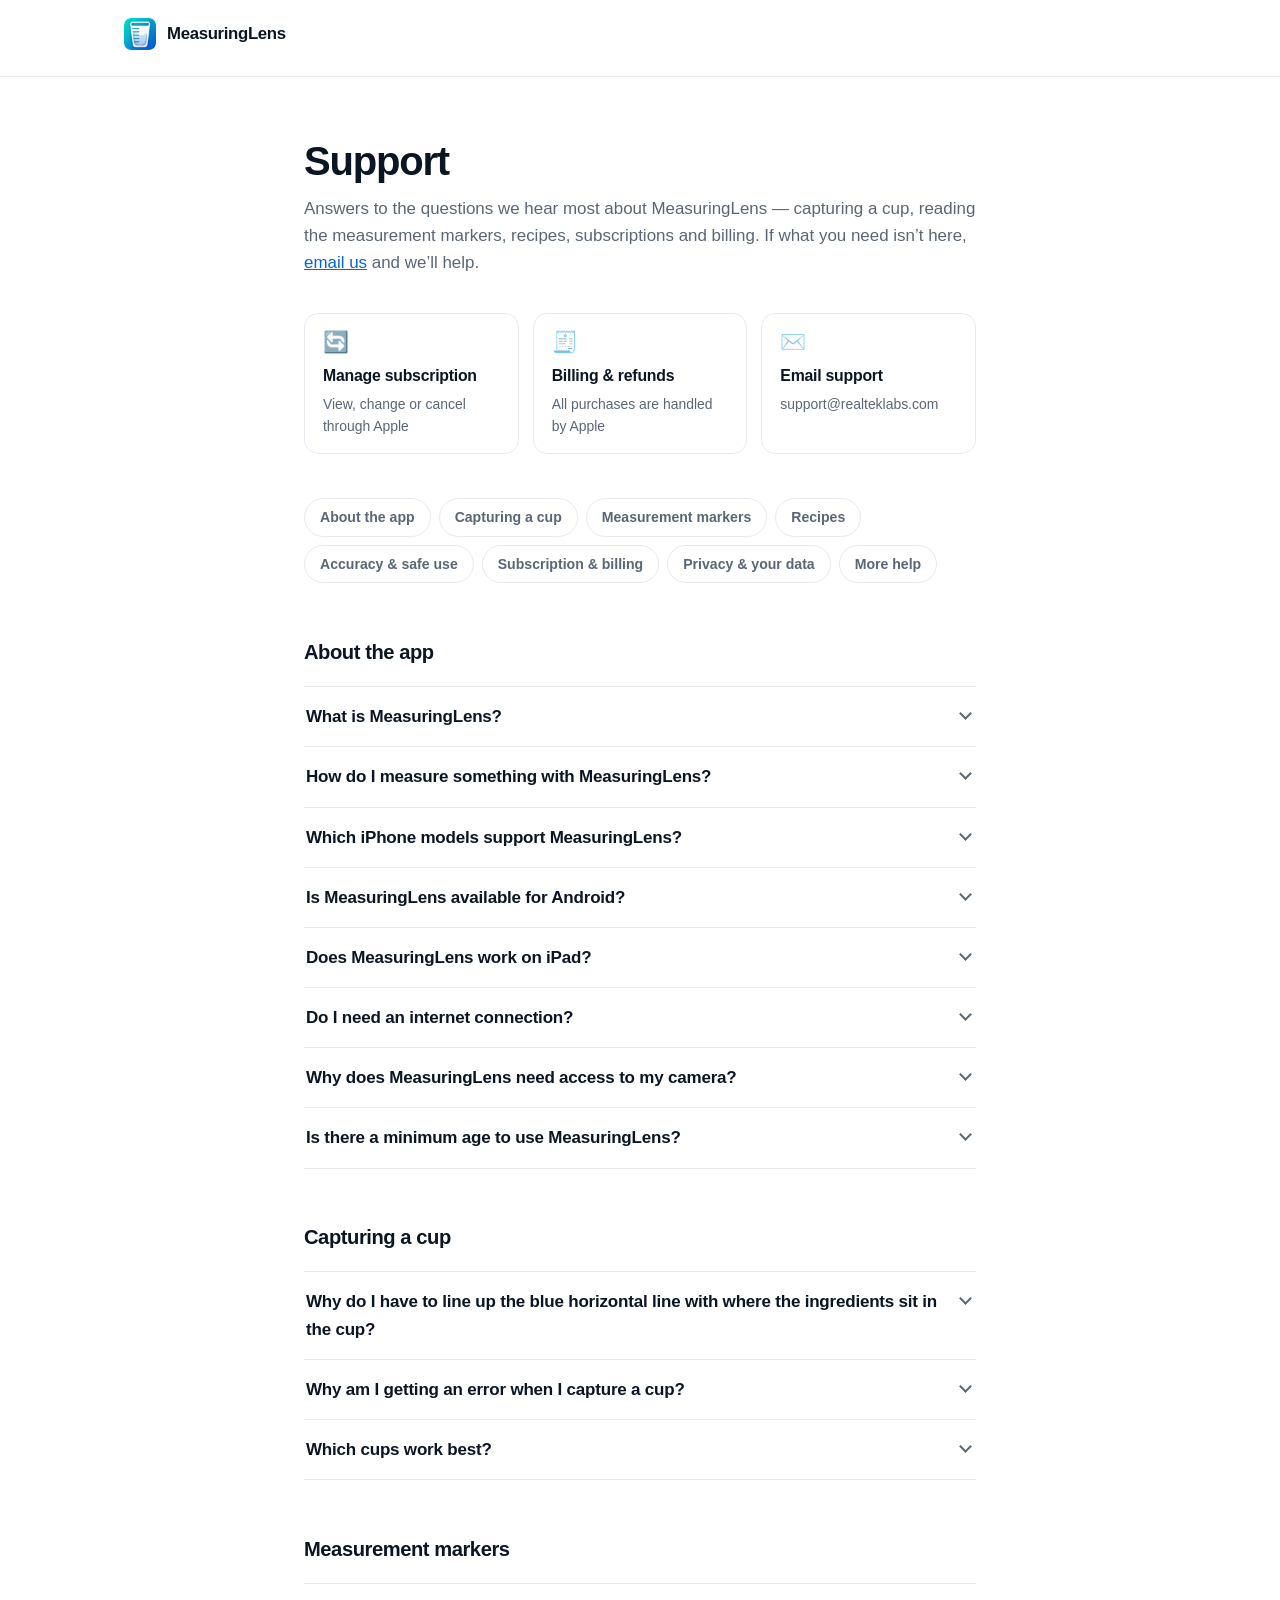
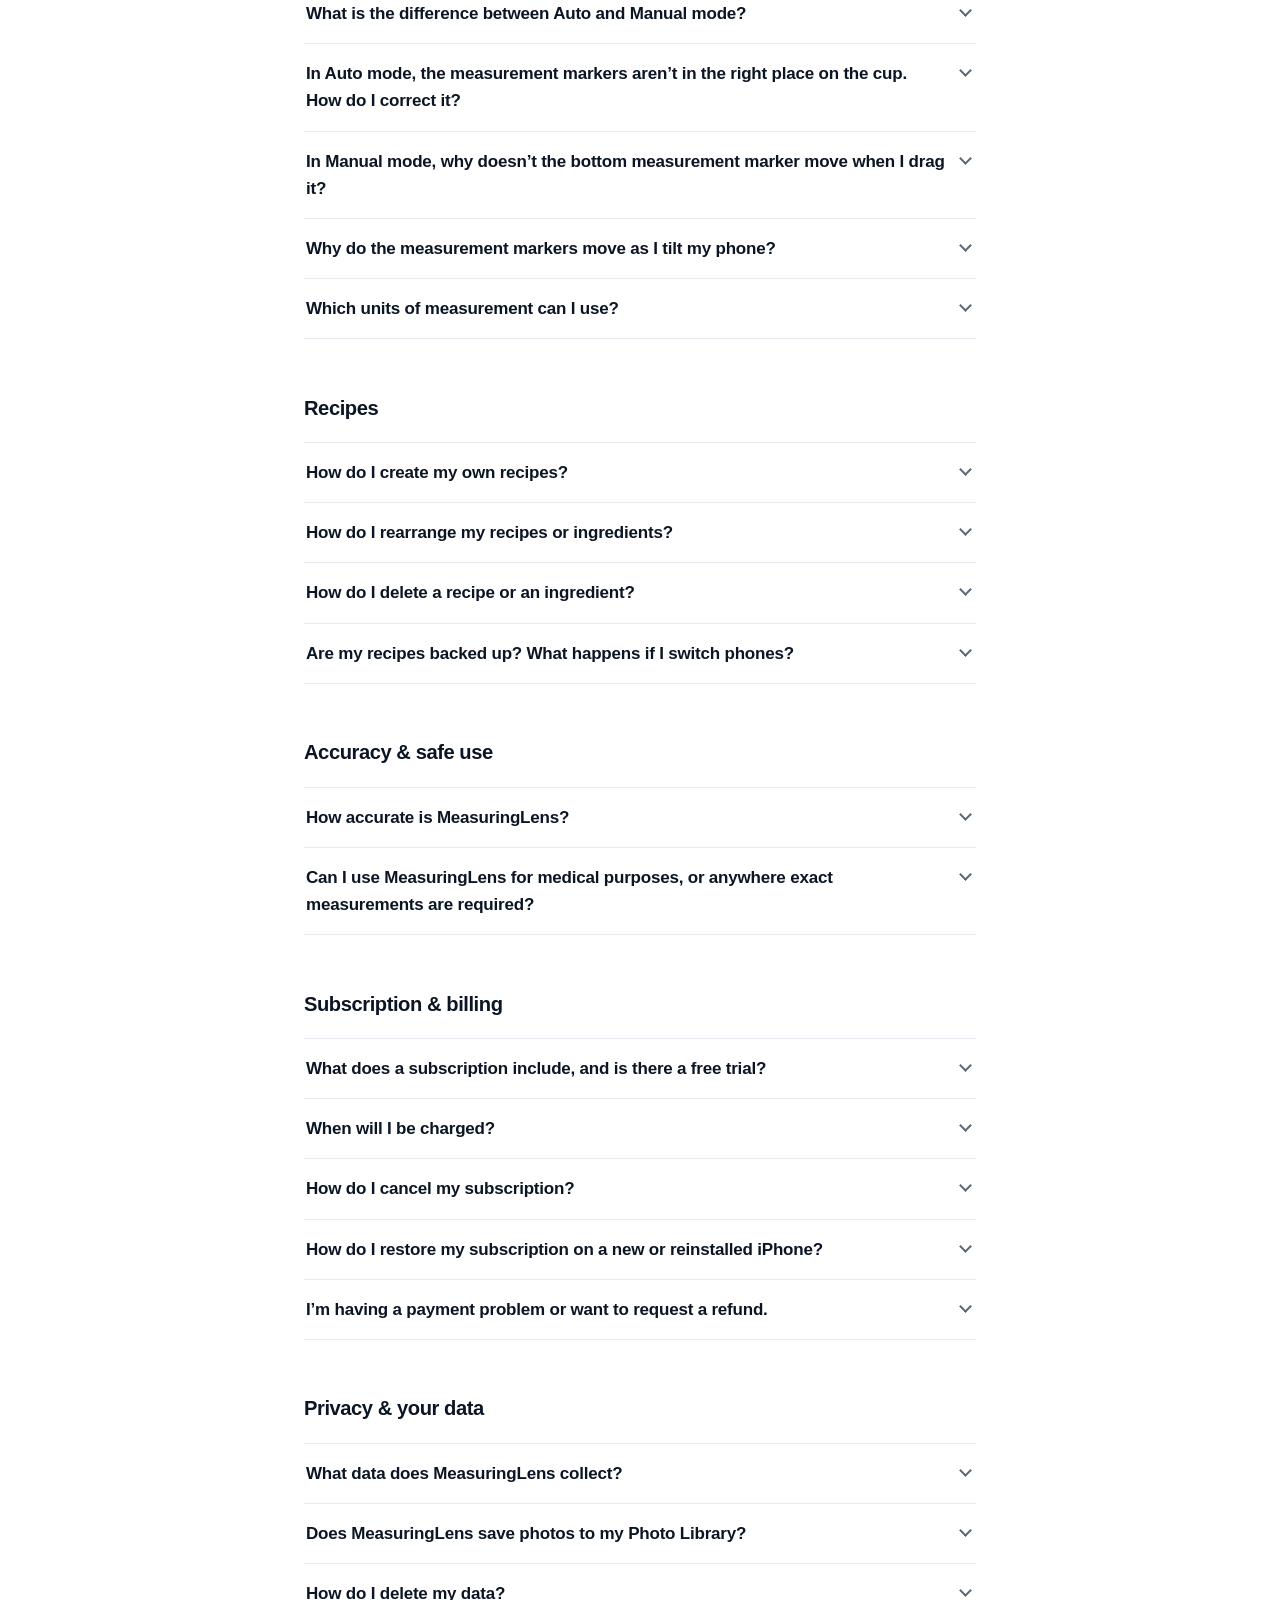
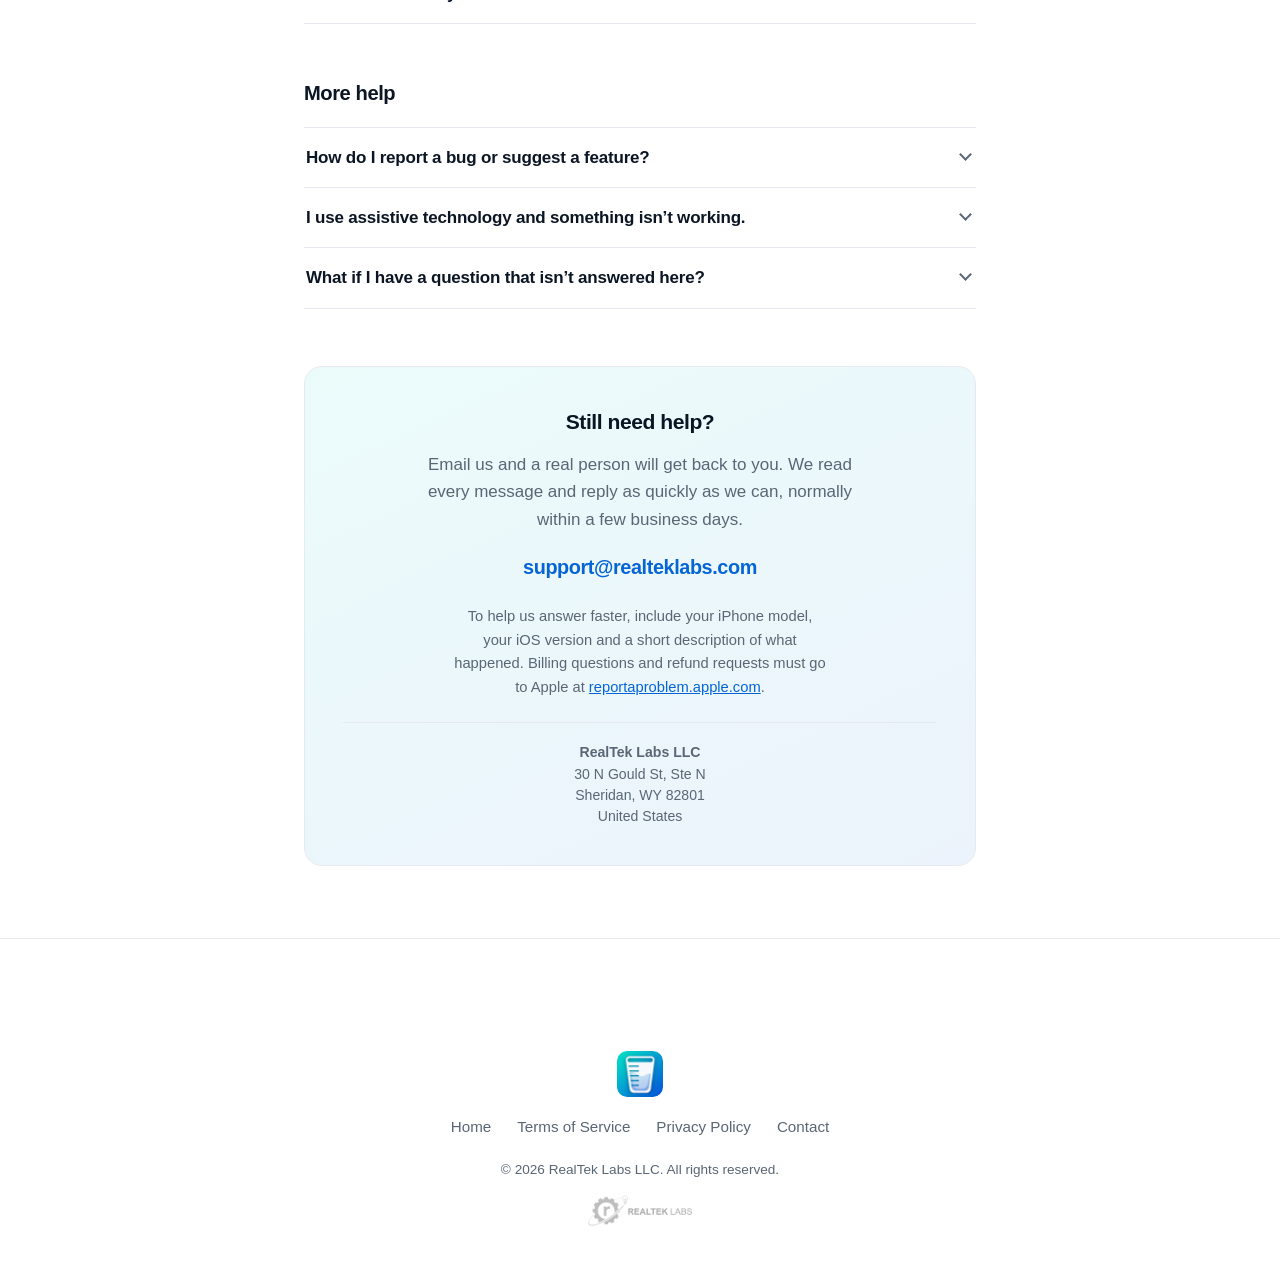
<file: support.html>
<!DOCTYPE html>
<html lang="en">
<head>
<meta charset="utf-8">
<meta name="viewport" content="width=device-width, initial-scale=1">
<title>Support &amp; FAQ &mdash; MeasuringLens | RealTek Labs LLC</title>
<meta name="description" content="Help, frequently asked questions, subscription and refund information, and support contact for the MeasuringLens iPhone app by RealTek Labs LLC.">
<link rel="icon" href="assets/icon.png">
<link rel="apple-touch-icon" href="assets/icon.png">
<meta property="og:title" content="MeasuringLens Support">
<meta property="og:description" content="Frequently asked questions and support for MeasuringLens.">
<meta property="og:image" content="assets/icon.png">
<meta property="og:type" content="website">
<link rel="stylesheet" href="styles.css">
</head>
<body>

<header class="site-header">
  <div class="wrap">
    <a class="brand" href="index.html">
      <img src="assets/icon.png" width="384" height="384" alt="">
      MeasuringLens
    </a>
  </div>
</header>

<main class="doc">
  <div class="wrap wrap--narrow">

    <h1>Support</h1>
    <p class="lead">
      Answers to the questions we hear most about MeasuringLens &mdash; capturing a cup, reading
      the measurement markers, recipes, subscriptions and billing. If what you need isn&rsquo;t
      here, <a href="#contact">email us</a> and we&rsquo;ll help.
    </p>

    <!-- The three things most people arrive on this page needing. -->
    <div class="support-actions">
      <a class="action-card" href="https://apps.apple.com/account/subscriptions" target="_blank" rel="noopener">
        <span class="glyph" aria-hidden="true">🔄</span>
        <strong>Manage subscription</strong>
        <span>View, change or cancel through Apple</span>
      </a>
      <a class="action-card" href="https://reportaproblem.apple.com" target="_blank" rel="noopener">
        <span class="glyph" aria-hidden="true">🧾</span>
        <strong>Billing &amp; refunds</strong>
        <span>All purchases are handled by Apple</span>
      </a>
      <a class="action-card" href="mailto:support@realteklabs.com">
        <span class="glyph" aria-hidden="true">✉️</span>
        <strong>Email support</strong>
        <span>support@realteklabs.com</span>
      </a>
    </div>

    <nav class="faq-nav" aria-label="Jump to a section">
      <a href="#about">About the app</a>
      <a href="#capture">Capturing a cup</a>
      <a href="#markers">Measurement markers</a>
      <a href="#recipes">Recipes</a>
      <a href="#accuracy">Accuracy &amp; safe use</a>
      <a href="#subscription">Subscription &amp; billing</a>
      <a href="#privacy">Privacy &amp; your data</a>
      <a href="#help">More help</a>
    </nav>

    <!-- =================================================== ABOUT THE APP -->
    <section class="faq" id="about">
      <h2>About the app</h2>

      <details class="faq-item" id="what-is-measuringlens">
        <summary>What is MeasuringLens?</summary>
        <div class="faq-answer">
          <p>
            MeasuringLens turns an ordinary cup into a measuring cup. You capture a photo of the
            cup, the app analyzes its geometry, and it then overlays volume measurement markers
            onto the live camera feed &mdash; the same markings you would find printed on the side
            of a measuring cup. The markers position themselves on the cup, so all you do is fill
            to the one you need.
          </p>
        </div>
      </details>

      <details class="faq-item" id="how-to-measure">
        <summary>How do I measure something with MeasuringLens?</summary>
        <div class="faq-answer">
          <ol>
            <li>Place an empty cup on a flat surface and open the capture screen.</li>
            <li>
              Frame the cup inside the green capture box, line the blue horizontal line up with
              the level where ingredients sit inside the cup, and capture.
            </li>
            <li>
              On the capture check screen, confirm that the green horizontal line on the cup sits
              at the level where ingredients rest. If it doesn&rsquo;t, capture the cup again.
            </li>
            <li>
              Choose your units &mdash; fluid ounces, cups, milliliters or parts &mdash; or select
              one of your saved recipes.
            </li>
            <li>
              Keep the cup in view. In Auto mode the measurement markers position themselves on
              the cup, so just fill to the marker you need.
            </li>
          </ol>
        </div>
      </details>

      <details class="faq-item" id="supported-iphones">
        <summary>Which iPhone models support MeasuringLens?</summary>
        <div class="faq-answer">
          <p>
            MeasuringLens requires iOS 26.5 or later and an iPhone which supports this iOS version. The App Store product page always
            lists the current device and iOS requirements.
          </p>
        </div>
      </details>

      <details class="faq-item" id="android">
        <summary>Is MeasuringLens available for Android?</summary>
        <div class="faq-answer">
          <p>
            No. MeasuringLens is available for iPhone on iOS only, and there is no Android version
            at this time.
          </p>
        </div>
      </details>

      <details class="faq-item" id="ipad">
        <summary>Does MeasuringLens work on iPad?</summary>
        <div class="faq-answer">
          <p>
            MeasuringLens is designed and supported for iPhone only. It depends on the iPhone
            camera and motion sensors, and we do not support its use on iPad.
          </p>
        </div>
      </details>

      <details class="faq-item" id="offline">
        <summary>Do I need an internet connection?</summary>
        <div class="faq-answer">
          <p>
            Measuring and your saved recipes work without an internet connection. However, an
            internet connection is needed to activate a subscription and for periodic subscription
            status checking.
          </p>
        </div>
      </details>

      <details class="faq-item" id="camera-permission">
        <summary>Why does MeasuringLens need access to my camera?</summary>
        <div class="faq-answer">
          <p>
            The camera is how the app measures. It captures the shape of your cup and provides the
            live view that the measurement markers are drawn on. Camera imagery is processed on
            your device and discarded &mdash; it is never saved or transmitted. You can review the
            permission in Settings &rsaquo; Privacy &amp; Security &rsaquo; Camera, but the app
            cannot measure without it.
          </p>
        </div>
      </details>

      <details class="faq-item" id="age">
        <summary>Is there a minimum age to use MeasuringLens?</summary>
        <div class="faq-answer">
          <p>
            You must be at least 13 years old. If you are under the age of majority where you
            live, you may use the app only with the involvement and consent of a parent or legal
            guardian.
          </p>
        </div>
      </details>
    </section>

    <!-- ================================================== CAPTURING A CUP -->
    <section class="faq" id="capture">
      <h2>Capturing a cup</h2>

      <details class="faq-item" id="blue-line">
        <summary>Why do I have to line up the blue horizontal line with where the ingredients sit in the cup?</summary>
        <div class="faq-answer">
          <p>
            The blue line tells MeasuringLens where the inside bottom of the cup is &mdash; the
            level where ingredients or liquid actually come to rest, not the base of the cup that
            touches the table.
          </p>
          <p>
            MeasuringLens only needs the shape of the section that holds ingredients, because that
            is the only part that affects where measurement markers belong. If the section below
            that level is included in the analysis, the resulting markers can be inaccurate.
          </p>
          <p>
            After you capture, the capture check screen shows a green horizontal line on the cup
            so you can confirm the level was read correctly. If the green line isn&rsquo;t where
            ingredients sit, capture the cup again.
          </p>
        </div>
      </details>

      <details class="faq-item" id="capture-error">
        <summary>Why am I getting an error when I capture a cup?</summary>
        <div class="faq-answer">
          <p>A capture error can happen for several reasons:</p>
          <ul>
            <li>
              <strong>Something is sticking out of the cup.</strong> A straw, stirring stick or utensil
              sticking out of the cup changes the shape the app sees and throws off the measurements. Empty the cup first.
            </li>
            <li>
              <strong>The cup is outside the capture box.</strong> The cup needs to sit completely
              inside the green box on the capture screen.
            </li>
            <li>
              <strong>The cup can&rsquo;t be separated from its surroundings.</strong> Objects
              next to, behind or in front of the cup are sometimes mistaken for part of it.
            </li>
          </ul>
          <p>
            Try capturing the cup from a different angle, or move it somewhere with better
            lighting and a plainer background.
          </p>
        </div>
      </details>

      <details class="faq-item" id="best-cups">
        <summary>Which cups work best?</summary>
        <div class="faq-answer">
          <p>
            Tall, short, wide or narrow &mdash; MeasuringLens is built for whatever cup you
            already have out. Captures are most reliable when the cup is empty, sitting on a flat
            surface, evenly lit, framed completely inside the green capture box and set against a
            plain background with nothing crowding it.
          </p>
        </div>
      </details>
    </section>

    <!-- =============================================== MEASUREMENT MARKERS -->
    <section class="faq" id="markers">
      <h2>Measurement markers</h2>

      <details class="faq-item" id="auto-vs-manual">
        <summary>What is the difference between Auto and Manual mode?</summary>
        <div class="faq-answer">
          <p>
            The switch in the lower-left corner of the screen controls how the measurement
            markers are positioned. In <strong>Auto</strong> mode, MeasuringLens detects the cup
            and positions all of the markers for you, from the bottom marker at the level where
            ingredients sit up to the top marker at the top of the cup. In <strong>Manual</strong>
            mode you position them yourself &mdash; move your phone until the bottom marker lines
            up with the level where ingredients sit in the cup, then drag your finger anywhere on
            the screen to move the top marker up or down.
          </p>
        </div>
      </details>

      <details class="faq-item" id="top-marker-wrong">
        <summary>In Auto mode, the measurement markers aren&rsquo;t in the right place on the cup. How do I correct it?</summary>
        <div class="faq-answer">
          <p>
            MeasuringLens can occasionally have trouble detecting the full shape of a cup, which
            places the measurement markers incorrectly. Move the cup to a different location and
            capture it again; if that doesn&rsquo;t help, try a different cup.
          </p>
          <p>
            If the markers still aren&rsquo;t right, switch to Manual mode. Move your phone until
            the bottom marker lines up with the level where ingredients sit in the cup, then drag
            your finger anywhere on the screen to move the top marker into the correct position.
          </p>
        </div>
      </details>

      <details class="faq-item" id="bottom-marker">
        <summary>In Manual mode, why doesn&rsquo;t the bottom measurement marker move when I drag it?</summary>
        <div class="faq-answer">
          <p>
            In Auto mode, the bottom measurement marker is positioned for you automatically. In
            Manual mode, it is fixed on the camera feed. Instead of moving the
            marker to the cup, move your phone until the marker lines up with the level where the
            ingredients sit in the cup. Everything above it is measured from that point.
          </p>
        </div>
      </details>

      <details class="faq-item" id="markers-move">
        <summary>Why do the measurement markers move as I tilt my phone?</summary>
        <div class="faq-answer">
          <p>
            A camera distorts whatever it looks at. The parts of an object farther from the lens
            appear smaller than they really are, while the parts closer to it appear larger. The
            surface of a cup is often tapered as well, rather than perfectly vertical.
          </p>
          <p>
            To compensate, MeasuringLens combines your device&rsquo;s gyroscope readings with the
            measurements taken from the captured image to build an internal 3D model of the cup,
            then recalculates where every measurement marker belongs as your phone moves. The
            markers are following the real geometry of the cup rather than drifting.
          </p>
        </div>
      </details>

      <details class="faq-item" id="units">
        <summary>Which units of measurement can I use?</summary>
        <div class="faq-answer">
          <p>
            Fluid ounces, cups (including fractional cup markers), milliliters and proportional
            parts. When you select a custom recipe, the markers show a fill line for each
            ingredient instead of standard units.
          </p>
        </div>
      </details>
    </section>

    <!-- ========================================================== RECIPES -->
    <section class="faq" id="recipes">
      <h2>Recipes</h2>

      <details class="faq-item" id="create-recipe">
        <summary>How do I create my own recipes?</summary>
        <div class="faq-answer">
          <p>
            Open the picker menu in the upper-left corner of the screen and select
            <strong>Recipes</strong>. In the picker that then appears at the top of the screen,
            select <strong>Recipe Mgmt</strong>. That opens the form where you create and edit
            your custom recipes.
          </p>
        </div>
      </details>

      <details class="faq-item" id="reorder-recipe">
        <summary>How do I rearrange my recipes or ingredients?</summary>
        <div class="faq-answer">
          <p>
            In the Recipe Manager, press and hold a recipe until it lifts slightly off the screen,
            then drag it to the position you want. Ingredients are rearranged the same way.
          </p>
        </div>
      </details>

      <details class="faq-item" id="delete-recipe">
        <summary>How do I delete a recipe or an ingredient?</summary>
        <div class="faq-answer">
          <p>
            In the Recipe Manager, swipe the recipe or ingredient to the left and tap the red
            <strong>Delete</strong> button. You can also tap <strong>Edit</strong> in the
            upper-left corner of the Recipe Manager, which shows a delete control for every item.
          </p>
        </div>
      </details>

      <details class="faq-item" id="recipe-backup">
        <summary>Are my recipes backed up? What happens if I switch phones?</summary>
        <div class="faq-answer">
          <p>
            Recipes are stored on your device only. We operate no servers and never receive them,
            which also means we cannot recover them for you. If you use iCloud Backup or an
            encrypted computer backup, your recipes may be included in that backup and restored
            along with it. Deleting the app removes the recipes stored on that device.
          </p>
        </div>
      </details>
    </section>

    <!-- ================================================ ACCURACY AND USE -->
    <section class="faq" id="accuracy">
      <h2>Accuracy &amp; safe use</h2>

      <details class="faq-item" id="how-accurate">
        <summary>How accurate is MeasuringLens?</summary>
        <div class="faq-answer">
          <p>
            MeasuringLens is built for everyday cooking, baking and drink mixing. It is not a
            certified measuring instrument, and its measurements are estimates rather than
            guaranteed values. Accuracy depends on the quality of the capture, how accurately the
            measurement markers are positioned on the cup (in Manual mode, how carefully you line
            them up), and how steadily you hold your phone.
          </p>
        </div>
      </details>

      <details class="faq-item" id="medical-use">
        <summary>Can I use MeasuringLens for medical purposes, or anywhere exact measurements are required?</summary>
        <div class="faq-answer">
          <p>
            No. Although MeasuringLens uses sophisticated analysis together with your
            device&rsquo;s sensors, its measurements are not guaranteed to be accurate every time.
            Do not use the app for any purpose where an inaccurate measurement could cause harm or
            loss, including but not limited to:
          </p>
          <ul>
            <li>Measuring or dispensing medication, supplements or any dosage.</li>
            <li>Preparing infant formula, baby food or nutrition for infants and young children.</li>
            <li>Laboratory, scientific, chemical or industrial measurement.</li>
            <li>
              Measuring for anyone whose health depends on precision, such as people with
              allergies, diabetes or medically restricted diets.
            </li>
          </ul>
          <p>
            If you have any doubt about whether a use is appropriate, do not use the app for it.
          </p>
        </div>
      </details>
    </section>

    <!-- ============================================ SUBSCRIPTION, BILLING -->
    <section class="faq" id="subscription">
      <h2>Subscription &amp; billing</h2>

      <details class="faq-item" id="whats-included">
        <summary>What does a subscription include, and is there a free trial?</summary>
        <div class="faq-answer">
          <p>
            MeasuringLens requires an active auto-renewing subscription; there is no
            separate free tier. New subscribers are offered a 14-day free trial, limited to one
            per Apple Account and not available in every region.
          </p>
          <p>
            A subscription gives you full access to the live camera measurement view and volume
            overlay, custom recipes, use on every compatible iPhone signed in to your Apple
            Account, and ongoing improvements delivered through app updates. The subscription
            price and billing period are shown in the app and confirmed by the App Store before
            you complete your purchase.
          </p>
        </div>
      </details>

      <details class="faq-item" id="when-charged">
        <summary>When will I be charged?</summary>
        <div class="faq-answer">
          <p>
            If you start a free trial, you are not charged during the 14 days. Unless you cancel
            before the trial ends, your Apple Account is charged the then-current subscription
            price when the trial ends. After that the subscription renews automatically each billing
            period until you cancel. To avoid a renewal, turn automatic renewal off at least 24 hours
            before the current period ends.
          </p>
        </div>
      </details>

      <details class="faq-item" id="cancel">
        <summary>How do I cancel my subscription?</summary>
        <div class="faq-answer">
          <p>
            You can cancel at any time. Subscriptions are managed by Apple, so cancellation happens
            in your Apple Account settings rather than in the app:
          </p>
          <ol>
            <li>Open <strong>Settings</strong> on your iPhone.</li>
            <li>Tap your name at the top, then <strong>Subscriptions</strong>.</li>
            <li>Tap <strong>MeasuringLens</strong>, then <strong>Cancel Subscription</strong>.</li>
          </ol>
          <p>
            You can also manage it at
            <a href="https://apps.apple.com/account/subscriptions" target="_blank" rel="noopener">apps.apple.com/account/subscriptions</a>.
            Cancellation takes effect at the end of the period you have already paid for and you
            keep access until then &mdash; you will not be billed anything further. If you cancel
            during a free trial, you are not billed at all.
          </p>
          <p>
            Note that deleting the app does not cancel your subscription; you have to cancel
            through Apple.
          </p>
        </div>
      </details>

      <details class="faq-item" id="restore">
        <summary>How do I restore my subscription on a new or reinstalled iPhone?</summary>
        <div class="faq-answer">
          <p>
            Sign in with the same Apple Account you subscribed with, then use the restore option
            in the app. Restoring an active subscription costs nothing extra.
          </p>
        </div>
      </details>

      <details class="faq-item" id="refund">
        <summary>I&rsquo;m having a payment problem or want to request a refund.</summary>
        <div class="faq-answer">
          <p>
            All payments and refunds are handled through Apple. RealTek Labs does not collect or
            process any payments and has no ability to issue, deny or expedite a refund on your
            behalf.
          </p>
          <p>
            Submit refund requests to Apple at
            <a href="https://reportaproblem.apple.com" target="_blank" rel="noopener">reportaproblem.apple.com</a>,
            where they are granted or denied under Apple&rsquo;s own policies. If your problem is
            with the app itself rather than the charge, <a href="#contact">email us</a> and
            we&rsquo;ll take a look.
          </p>
        </div>
      </details>
    </section>

    <!-- ================================================ PRIVACY AND DATA -->
    <section class="faq" id="privacy">
      <h2>Privacy &amp; your data</h2>

      <details class="faq-item" id="data-collected">
        <summary>What data does MeasuringLens collect?</summary>
        <div class="faq-answer">
          <p>
            We collect no personal data. There are no accounts, no servers of ours and no user
            database. Camera imagery is processed on your device and discarded, and your recipes
            and preferences never leave your device.
          </p>
          <p>
            The only information we receive is the aggregated, non-identifying sales and
            app-performance reporting that Apple provides to all developers &mdash; the standard
            analytics Apple collects across apps &mdash; plus anything you choose to send us by
            email. Our <a href="privacy.html">Privacy Policy</a> covers this in full.
          </p>
        </div>
      </details>

      <details class="faq-item" id="photo-library">
        <summary>Does MeasuringLens save photos to my Photo Library?</summary>
        <div class="faq-answer">
          <p>
            No. The app does not request write access to your Photo Library and does not save
            captured images anywhere. Images exist in memory only for as long as it takes to
            analyze the cup.
          </p>
        </div>
      </details>

      <details class="faq-item" id="delete-data">
        <summary>How do I delete my data?</summary>
        <div class="faq-answer">
          <p>
            Your recipes and preferences live on your device: delete them individually in the
            Recipe Manager, or delete the app to remove all of its local data from that device. If
            you have emailed us and would like that correspondence deleted, write to
            <a href="mailto:support@realteklabs.com">support@realteklabs.com</a> and we will
            delete it.
          </p>
        </div>
      </details>
    </section>

    <!-- ======================================================= MORE HELP -->
    <section class="faq" id="help">
      <h2>More help</h2>

      <details class="faq-item" id="report-bug">
        <summary>How do I report a bug or suggest a feature?</summary>
        <div class="faq-answer">
          <p>
            Email <a href="mailto:support@realteklabs.com">support@realteklabs.com</a>. Please
            include your iPhone model, your iOS version and what you were doing when the problem
            occurred. A screenshot or screen recording helps us reproduce it faster.
          </p>
        </div>
      </details>

      <details class="faq-item" id="accessibility">
        <summary>I use assistive technology and something isn&rsquo;t working.</summary>
        <div class="faq-answer">
          <p>
            Please tell us &mdash; we treat accessibility problems as bugs. Email
            <a href="mailto:support@realteklabs.com">support@realteklabs.com</a> and describe the
            assistive feature you use and where you got stuck.
          </p>
        </div>
      </details>

      <details class="faq-item" id="other-questions">
        <summary>What if I have a question that isn&rsquo;t answered here?</summary>
        <div class="faq-answer">
          <p>
            For billing questions, payment errors and refunds, contact Apple. For anything else,
            email us at <a href="mailto:support@realteklabs.com">support@realteklabs.com</a>.
          </p>
        </div>
      </details>
    </section>

    <!-- ========================================================== CONTACT -->
    <section class="contact-card" id="contact">
      <h2>Still need help?</h2>
      <p>
        Email us and a real person will get back to you. We read every message and reply as
        quickly as we can, normally within a few business days.
      </p>
      <p class="contact-email">
        <a href="mailto:support@realteklabs.com">support@realteklabs.com</a>
      </p>
      <p class="contact-note">
        To help us answer faster, include your iPhone model, your iOS version and a short
        description of what happened. Billing questions and refund requests must go to Apple at
        <a href="https://reportaproblem.apple.com" target="_blank" rel="noopener">reportaproblem.apple.com</a>.
      </p>
      <address>
        <strong>RealTek Labs LLC</strong><br>
        30 N Gould St, Ste N<br>
        Sheridan, WY 82801<br>
        United States
      </address>
    </section>

  </div>
</main>

<footer class="site-footer">
  <div class="wrap">

    <img class="footer-icon" src="assets/icon.png" width="384" height="384" loading="lazy"
         alt="MeasuringLens app icon">

    <ul class="footer-links">
      <li><a href="index.html">Home</a></li>
      <li><a href="https://www.apple.com/legal/internet-services/itunes/dev/stdeula/">Terms of Service</a></li>
      <li><a href="privacy.html">Privacy Policy</a></li>
      <li><a href="mailto:support@realteklabs.com">Contact</a></li>
    </ul>

    <p class="copyright">© 2026 RealTek Labs LLC. All rights reserved.</p>

    <img class="dev-mark" src="assets/logo.png" width="480" height="143" loading="lazy"
         alt="RealTek Labs">

  </div>
</footer>

<script>
/* Open the matching question when the page is loaded with a #hash, so links
   into a specific answer land on it already expanded. */
(function () {
  'use strict';
  var open = function () {
    var id = window.location.hash.slice(1);
    if (!id) return;
    var el = document.getElementById(id);
    if (el && el.tagName === 'DETAILS') {
      el.open = true;
      el.scrollIntoView();
    }
  };
  open();
  window.addEventListener('hashchange', open);
})();
</script>

</body>
</html>
</file>
<file: styles.css>
/* MeasuringLens — RealTek Labs LLC
   Accent colours sampled directly from Icon.png (teal #01CFC5 -> blue #0565D7). */

:root {
  --bg: #ffffff;
  --ink: #0b1524;
  --muted: #5a6675;
  --hairline: #e6eaf0;
  --accent: #0565d7;
  --accent-teal: #01cfc5;
  --shot-w: clamp(190px, 20vw, 236px);
  --wrap: 1080px;
}

*, *::before, *::after { box-sizing: border-box; }

html { -webkit-text-size-adjust: 100%; scroll-behavior: smooth; }

body {
  margin: 0;
  background: var(--bg);
  color: var(--ink);
  font-family: -apple-system, BlinkMacSystemFont, "Segoe UI", Roboto,
    "Helvetica Neue", Arial, sans-serif;
  font-size: 17px;
  line-height: 1.6;
  -webkit-font-smoothing: antialiased;
  -moz-osx-font-smoothing: grayscale;
}

img { max-width: 100%; height: auto; display: block; }

a { color: var(--accent); }

.wrap {
  width: 100%;
  max-width: var(--wrap);
  margin: 0 auto;
  padding: 0 24px;
}

.wrap--narrow { max-width: 720px; }

/* ---------------------------------------------------------------- buttons */

.badge {
  display: inline-flex;
  align-items: center;
  gap: 10px;
  padding: 15px 28px;
  border-radius: 999px;
  background: linear-gradient(115deg, var(--accent-teal) 0%, var(--accent) 62%);
  color: #fff;
  font-size: 1.02rem;
  font-weight: 600;
  letter-spacing: -0.01em;
  text-decoration: none;
  box-shadow: 0 6px 22px rgba(5, 101, 215, 0.28);
  transition: transform 0.18s ease, box-shadow 0.18s ease;
}

.badge:hover,
.badge:focus-visible {
  transform: translateY(-2px);
  box-shadow: 0 10px 28px rgba(5, 101, 215, 0.34);
}

.badge:active { transform: translateY(0); }

/* The App Store buttons carry no href until the store page is live, so they
   must not offer a click affordance. Adding the href restores all of the
   above with no other change. */
.badge:not([href]) { cursor: default; }

.badge:not([href]):hover {
  transform: none;
  box-shadow: 0 6px 22px rgba(5, 101, 215, 0.28);
}

.badge svg { flex: none; }

.badge--sm {
  padding: 12px 24px;
  font-size: 0.95rem;
}

/* ----------------------------------------------------------------- top nav */

.topbar { padding: clamp(14px, 2.2vw, 20px) 0 0; }

.topbar .wrap { display: flex; justify-content: flex-end; }

.topbar a {
  padding: 7px 15px;
  border: 1px solid var(--hairline);
  border-radius: 999px;
  color: var(--muted);
  font-size: 0.9rem;
  font-weight: 550;
  text-decoration: none;
  transition: color 0.18s ease, border-color 0.18s ease;
}

.topbar a:hover,
.topbar a:focus-visible {
  color: var(--accent);
  border-color: rgba(5, 101, 215, 0.45);
}

/* ------------------------------------------------------------------- hero */

/* Top padding is lighter than it looks: the top nav above contributes the
   rest of the gap between the top of the page and the app icon. */
.hero {
  text-align: center;
  padding: clamp(30px, 6vw, 62px) 0 clamp(40px, 6vw, 64px);
}

.hero-icon {
  width: clamp(96px, 15vw, 124px);
  margin: 0 auto clamp(24px, 4vw, 34px);
  filter: drop-shadow(0 14px 30px rgba(5, 101, 215, 0.26));
  will-change: transform, opacity;
}

h1 {
  margin: 0;
  font-size: clamp(2.5rem, 8vw, 4rem);
  line-height: 1.04;
  font-weight: 700;
  letter-spacing: -0.035em;
}

.tagline {
  margin: clamp(14px, 2.4vw, 20px) 0 0;
  font-size: clamp(1.2rem, 3.4vw, 1.7rem);
  font-weight: 600;
  line-height: 1.25;
  letter-spacing: -0.02em;
  color: var(--accent);
}

/* Gradient wordmark, but only where the text clip is genuinely supported —
   otherwise the solid accent above stands, so the line can never render blank. */
@supports ((background-clip: text) or (-webkit-background-clip: text)) {
  .tagline {
    background: linear-gradient(100deg, var(--accent-teal) 0%, var(--accent) 58%);
    -webkit-background-clip: text;
    background-clip: text;
    color: transparent;
    -webkit-text-fill-color: transparent;
  }
}

.hero-intro {
  max-width: 34em;
  margin: clamp(16px, 2.6vw, 22px) auto clamp(28px, 4vw, 38px);
  color: var(--muted);
  font-size: 1.06rem;
}

/* -------------------------------------------------------------- showcase */

.showcase { padding: clamp(16px, 3vw, 32px) 0 clamp(32px, 5vw, 48px); }

/* Columns are sized to their content rather than stretched, and the pair is
   centered — otherwise the capped text measure leaves a dead gutter on the
   outer edge of every row. */
.feature {
  display: grid;
  grid-template-columns: var(--shot-w) minmax(0, 46ch);
  justify-content: center;
  gap: clamp(28px, 5vw, 64px);
  align-items: center;
  padding: clamp(20px, 3vw, 30px) 0;
}

.feature.alt { grid-template-columns: minmax(0, 46ch) var(--shot-w); }
.feature.alt .shot { grid-column: 2; grid-row: 1; }
.feature.alt .copy { grid-column: 1; grid-row: 1; }

.shot img {
  width: 100%;
  border-radius: 6px;
}

.copy h3 {
  margin: 0 0 10px;
  font-size: clamp(1.28rem, 2.6vw, 1.55rem);
  line-height: 1.2;
  font-weight: 650;
  letter-spacing: -0.025em;
}

.copy p {
  margin: 0;
  color: var(--muted);
}

/* Reveal-on-scroll. Base state doubles as the faded out-of-view state. */
.reveal {
  opacity: 0.2;
  transform: translateY(20px);
  transition: opacity 0.7s ease, transform 0.7s cubic-bezier(0.2, 0.7, 0.3, 1);
}

/* Once a block has entered, it keeps its final position — only opacity
   dips again on the way out, which avoids a jolt when scrolling back up. */
.reveal.seen { transform: translateY(0); }
.reveal.is-visible { opacity: 1; }

/* ------------------------------------------------------------ value props */

.values {
  border-top: 1px solid var(--hairline);
  padding: clamp(48px, 7vw, 76px) 0;
}

.values-grid {
  display: grid;
  grid-template-columns: repeat(3, minmax(0, 1fr));
  gap: clamp(28px, 5vw, 56px);
  text-align: center;
}

.value .glyph {
  font-size: 1.9rem;
  line-height: 1;
  display: block;
  margin-bottom: 14px;
}

.value h3 {
  margin: 0 0 6px;
  font-size: 1.05rem;
  font-weight: 650;
  letter-spacing: -0.015em;
}

.value p {
  margin: 0;
  color: var(--muted);
  font-size: 0.96rem;
}

/* ----------------------------------------------------------------- footer */

.site-footer {
  border-top: 1px solid var(--hairline);
  padding: clamp(48px, 7vw, 72px) 0 44px;
  text-align: center;
}

.footer-icon {
  width: 46px;
  margin: clamp(30px, 4vw, 40px) auto 0;
  border-radius: 10px;
}

.footer-links {
  margin: 18px 0 0;
  padding: 0;
  list-style: none;
  display: flex;
  flex-wrap: wrap;
  justify-content: center;
  gap: 10px 26px;
  font-size: 0.95rem;
}

.footer-links a {
  color: var(--muted);
  text-decoration: none;
}

.footer-links a:hover,
.footer-links a:focus-visible {
  color: var(--accent);
  text-decoration: underline;
}

.copyright {
  margin: 20px 0 0;
  color: var(--muted);
  font-size: 0.85rem;
}

/* Developer mark — deliberately understated so it doesn't compete with the
   app icon and wordmark above it. */
.dev-mark {
  width: 104px;
  margin: 14px auto 0;
  opacity: 0.4;
  filter: grayscale(1);
  transition: opacity 0.2s ease, filter 0.2s ease;
}

.dev-mark:hover { opacity: 0.7; filter: grayscale(0.3); }

/* ------------------------------------------------------- legal doc pages */

.site-header {
  border-bottom: 1px solid var(--hairline);
  padding: 18px 0;
}

.brand {
  display: inline-flex;
  align-items: center;
  gap: 11px;
  color: var(--ink);
  text-decoration: none;
  font-weight: 650;
  letter-spacing: -0.02em;
  font-size: 1.05rem;
}

.brand img { width: 32px; border-radius: 7px; }

.doc { padding: clamp(40px, 6vw, 64px) 0 clamp(48px, 7vw, 72px); }

.doc h1 {
  font-size: clamp(1.9rem, 5vw, 2.5rem);
  letter-spacing: -0.03em;
}

.doc .updated {
  margin: 12px 0 2.2em;
  color: var(--muted);
  font-size: 0.92rem;
}

.doc h2 {
  margin: 2.2em 0 0.55em;
  font-size: 1.18rem;
  font-weight: 650;
  letter-spacing: -0.015em;
}

.doc p { margin: 0 0 1.05em; }

.doc ul { margin: 0 0 1.05em; padding-left: 1.3em; }

.doc li { margin-bottom: 0.7em; }

.doc .contact {
  margin-top: 1.8em;
  padding-top: 1.8em;
  border-top: 1px solid var(--hairline);
}

.doc address {
  font-style: normal;
  margin: 0;
}

/* ------------------------------------------------------- support page */

.doc .lead {
  margin: 12px 0 2.2em;
  color: var(--muted);
  font-size: 1.06rem;
}

/* The three things most people arrive on the support page needing, so they
   sit above the FAQ rather than inside it. */
.support-actions {
  display: grid;
  grid-template-columns: repeat(3, minmax(0, 1fr));
  gap: 14px;
  margin: 0 0 2.6em;
}

.action-card {
  padding: 18px 18px 16px;
  border: 1px solid var(--hairline);
  border-radius: 14px;
  color: var(--ink);
  text-decoration: none;
  transition: border-color 0.18s ease, box-shadow 0.18s ease, transform 0.18s ease;
}

.action-card:hover,
.action-card:focus-visible {
  border-color: rgba(5, 101, 215, 0.4);
  box-shadow: 0 8px 22px rgba(5, 101, 215, 0.1);
  transform: translateY(-2px);
}

.action-card .glyph {
  display: block;
  margin-bottom: 10px;
  font-size: 1.3rem;
  line-height: 1;
}

.action-card strong {
  display: block;
  font-size: 0.99rem;
  font-weight: 650;
  letter-spacing: -0.015em;
}

.action-card span:not(.glyph) {
  display: block;
  margin-top: 4px;
  color: var(--muted);
  font-size: 0.87rem;
  overflow-wrap: anywhere;
}

.faq-nav {
  display: flex;
  flex-wrap: wrap;
  gap: 8px;
  margin: 0 0 2.6em;
}

.faq-nav a {
  padding: 7px 15px;
  border: 1px solid var(--hairline);
  border-radius: 999px;
  color: var(--muted);
  font-size: 0.88rem;
  font-weight: 550;
  text-decoration: none;
  transition: color 0.18s ease, border-color 0.18s ease;
}

.faq-nav a:hover,
.faq-nav a:focus-visible {
  color: var(--accent);
  border-color: rgba(5, 101, 215, 0.45);
}

.faq { scroll-margin-top: 20px; }

.faq h2 {
  margin: 2.6em 0 0.9em;
  font-size: 1.26rem;
  font-weight: 650;
  letter-spacing: -0.022em;
}

.faq-item {
  border-bottom: 1px solid var(--hairline);
  scroll-margin-top: 20px;
}

.faq-item:first-of-type { border-top: 1px solid var(--hairline); }

.faq-item summary {
  display: flex;
  align-items: flex-start;
  justify-content: space-between;
  gap: 16px;
  padding: 16px 2px;
  list-style: none;
  cursor: pointer;
  font-weight: 600;
  letter-spacing: -0.012em;
  transition: color 0.15s ease;
}

.faq-item summary::-webkit-details-marker { display: none; }

.faq-item summary:hover { color: var(--accent); }

.faq-item summary:focus-visible {
  outline: 2px solid var(--accent);
  outline-offset: 2px;
  border-radius: 6px;
}

/* Chevron drawn from two borders — no icon font, no extra request. */
.faq-item summary::after {
  content: "";
  flex: none;
  width: 9px;
  height: 9px;
  margin: 6px 4px 0 0;
  border-right: 2px solid var(--muted);
  border-bottom: 2px solid var(--muted);
  transform: rotate(45deg);
  transition: transform 0.2s ease, margin-top 0.2s ease;
}

.faq-item[open] summary::after {
  margin-top: 10px;
  transform: rotate(-135deg);
}

.faq-answer {
  padding: 0 32px 20px 2px;
  color: var(--muted);
}

.faq-answer p { margin: 0 0 0.9em; }

.faq-answer ul,
.faq-answer ol {
  margin: 0 0 0.9em;
  padding-left: 1.3em;
}

.faq-answer li { margin-bottom: 0.5em; }

.faq-answer > :last-child { margin-bottom: 0; }

.faq-answer strong { color: var(--ink); }

/* -------------------------------------------------------- contact block */

.contact-card {
  margin-top: 3.4em;
  padding: clamp(26px, 4vw, 38px);
  border: 1px solid var(--hairline);
  border-radius: 18px;
  background: linear-gradient(155deg, rgba(1, 207, 197, 0.08), rgba(5, 101, 215, 0.08));
  text-align: center;
  scroll-margin-top: 20px;
}

.contact-card h2 {
  margin: 0 0 12px;
  font-size: 1.32rem;
  font-weight: 650;
  letter-spacing: -0.022em;
}

.contact-card p {
  max-width: 46ch;
  margin: 0 auto 1.1em;
  color: var(--muted);
}

.contact-email {
  font-size: clamp(1.05rem, 3vw, 1.24rem);
  font-weight: 650;
  letter-spacing: -0.02em;
  overflow-wrap: anywhere;
}

.contact-email a { text-decoration: none; }

.contact-email a:hover,
.contact-email a:focus-visible { text-decoration: underline; }

.contact-card .contact-note { font-size: 0.92rem; }

.contact-card address {
  margin: 1.6em 0 0;
  padding-top: 1.4em;
  border-top: 1px solid var(--hairline);
  color: var(--muted);
  font-size: 0.88rem;
  font-style: normal;
  line-height: 1.5;
}

/* ------------------------------------------------------------ responsive */

@media (max-width: 760px) {
  body { font-size: 16px; }

  .support-actions { grid-template-columns: minmax(0, 1fr); gap: 10px; }

  .feature,
  .feature.alt {
    grid-template-columns: minmax(0, 1fr);
    gap: 22px;
    justify-items: center;
    text-align: center;
    padding: 26px 0;
  }

  .feature.alt .shot,
  .feature.alt .copy {
    grid-column: 1;
    grid-row: auto;
  }

  .shot { width: min(200px, 62vw); }

  .copy p { max-width: 42ch; margin-inline: auto; }

  .values-grid { grid-template-columns: minmax(0, 1fr); gap: 34px; }
}

@media (prefers-reduced-motion: reduce) {
  html { scroll-behavior: auto; }

  .reveal {
    opacity: 1 !important;
    transform: none !important;
    transition: none;
  }

  .badge { transition: none; }

  /* JS also skips the hero-icon scroll effect under this setting. */
}
</file>
